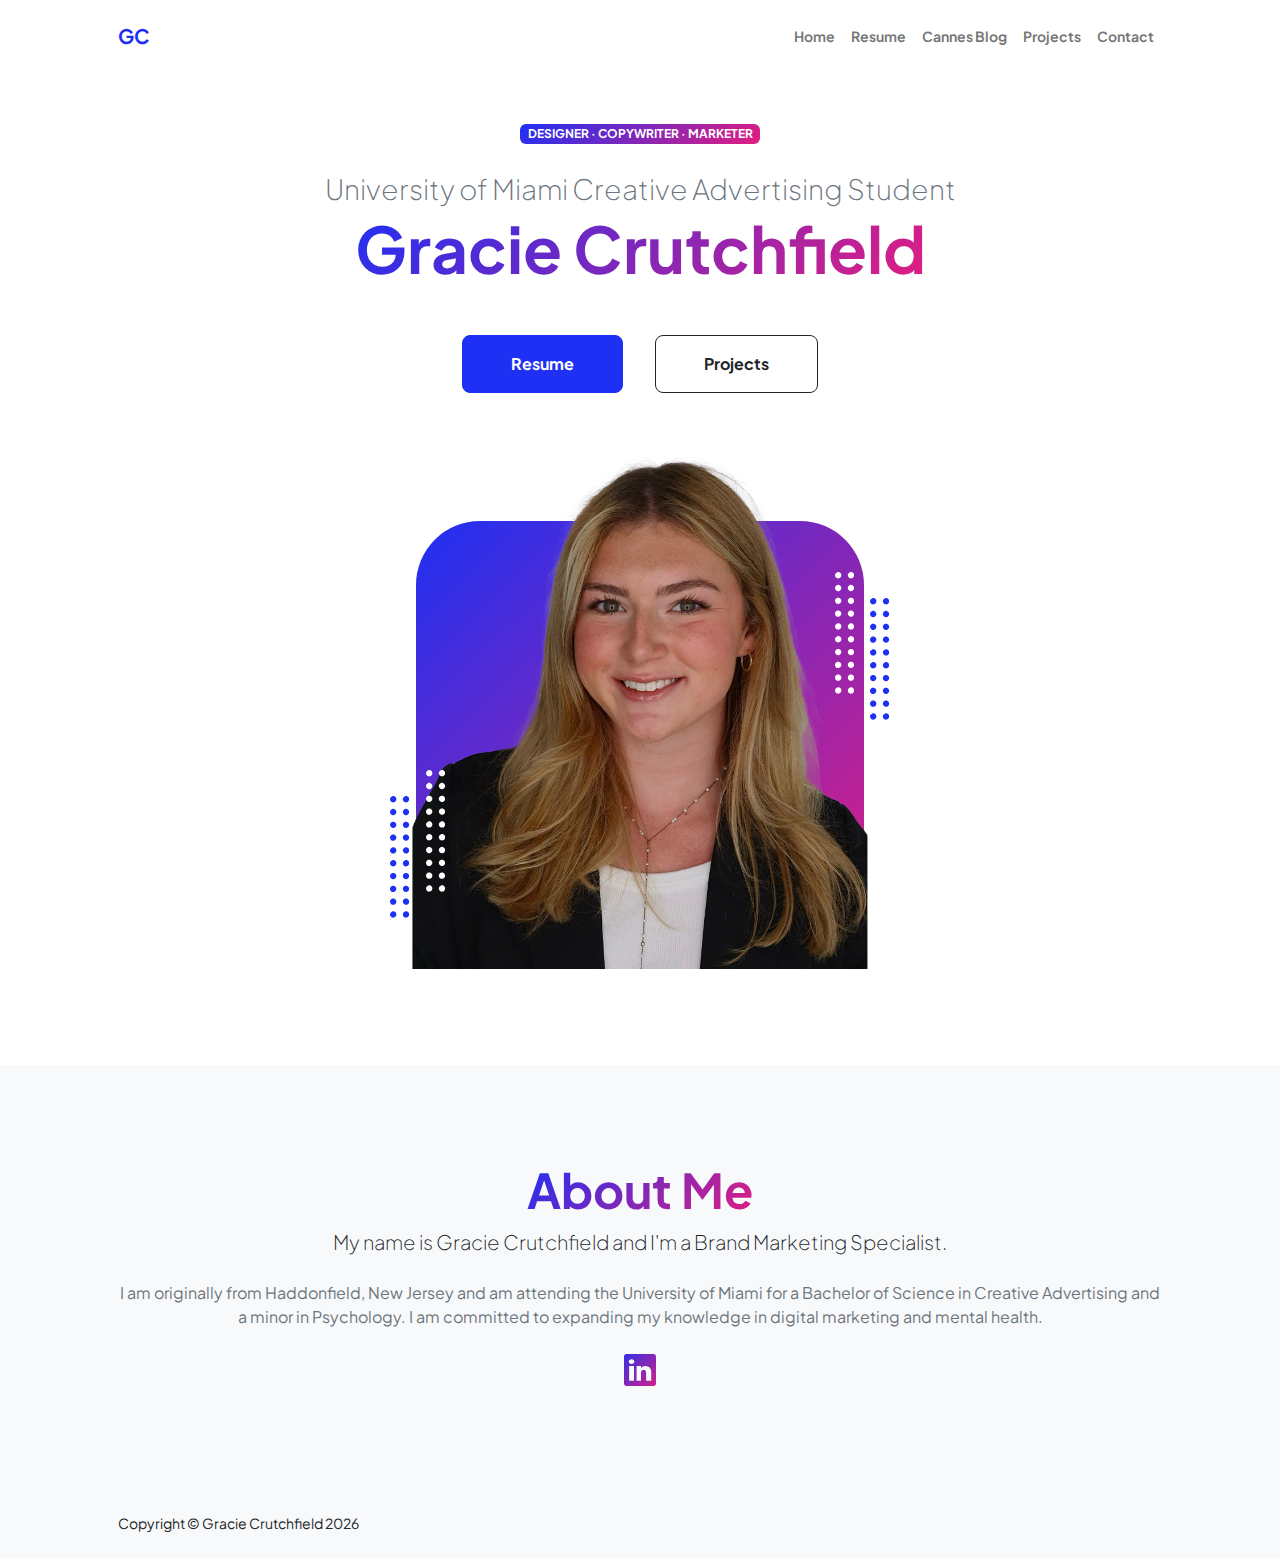
<file: index.html>
<!DOCTYPE html>
<html lang="en">
    <head>
        <meta charset="utf-8" />
        <meta name="viewport" content="width=device-width, initial-scale=1, shrink-to-fit=no" />
        <meta name="description" content="" />
        <meta name="author" content="" />
        <title>Gracie Crutchfield</title>
        <!-- Favicon-->
        <link rel="icon" type="image/x-icon" href="assets/favicon.ico" />
        <!-- Custom Google font-->
        <link rel="preconnect" href="https://fonts.googleapis.com" />
        <link rel="preconnect" href="https://fonts.gstatic.com" crossorigin />
        <link href="https://fonts.googleapis.com/css2?family=Plus+Jakarta+Sans:wght@100;200;300;400;500;600;700;800;900&amp;display=swap" rel="stylesheet" />
        <!-- Bootstrap icons-->
        <link href="https://cdn.jsdelivr.net/npm/bootstrap-icons@1.8.1/font/bootstrap-icons.css" rel="stylesheet" />
        <!-- Core theme CSS (includes Bootstrap)-->
        <link href="css/styles.css" rel="stylesheet" />
    </head>
    <body class="d-flex flex-column h-100">
        <main class="flex-shrink-0">
            <!-- Navigation-->
            <nav class="navbar navbar-expand-lg navbar-light bg-white py-3">
                <div class="container px-5">
                    <a class="navbar-brand" href="index"><span class="fw-bolder text-primary">GC</span></a>
                    <button class="navbar-toggler" type="button" data-bs-toggle="collapse" data-bs-target="#navbarSupportedContent" aria-controls="navbarSupportedContent" aria-expanded="false" aria-label="Toggle navigation"><span class="navbar-toggler-icon"></span></button>
                    <div class="collapse navbar-collapse" id="navbarSupportedContent">
                        <ul class="navbar-nav ms-auto mb-2 mb-lg-0 small fw-bolder">
                            <li class="nav-item"><a class="nav-link" href="index.html">Home</a></li>
                            <li class="nav-item"><a class="nav-link" href="resume.html">Resume</a></li>
                            <li class="nav-item"><a class="nav-link" href="blog.html">Cannes Blog</a></li>
                            <li class="nav-item"><a class="nav-link" href="projects.html">Projects</a></li>
                            <li class="nav-item"><a class="nav-link" href="contact.html">Contact</a></li>
                        
                        </ul>
                    </div>
                </div>
            </nav>
            <!-- Header-->
            <header class="py-5">
                <div class="container px-5 pb-5">
                    <div class="row gx-5 align-items-center">
                        <div class="col-xxl-5">
                            <!-- Header text content-->
                            <div class="text-center text-xxl-start">
                                <div class="badge bg-gradient-primary-to-secondary text-white mb-4"><div class="text-uppercase">Designer &middot; Copywriter &middot; Marketer</div></div>
                                <div class="fs-3 fw-light text-muted">University of Miami Creative Advertising Student</div>
                                <h1 class="display-3 fw-bolder mb-5"><span class="text-gradient d-inline">Gracie Crutchfield</span></h1>
                                <div class="d-grid gap-3 d-sm-flex justify-content-sm-center justify-content-xxl-start mb-3">
                                    <a class="btn btn-primary btn-lg px-5 py-3 me-sm-3 fs-6 fw-bolder" href="resume.html">Resume</a>
                                    <a class="btn btn-outline-dark btn-lg px-5 py-3 fs-6 fw-bolder" href="projects.html">Projects</a>
                                </div>
                            </div>
                        </div>
                        <div class="col-xxl-7">
                            <!-- Header profile picture-->
                            <div class="d-flex justify-content-center mt-5 mt-xxl-0">
                                <div class="profile bg-gradient-primary-to-secondary">
                                    <img class="profile-img" src="assets/profile.png" style="margin-right: 50px;" alt="..." />
                                    <div class="dots-1">
                                        <!-- SVG Dots-->
                                        <svg version="1.1" xmlns="http://www.w3.org/2000/svg" xmlns:xlink="http://www.w3.org/1999/xlink" x="0px" y="0px" viewBox="0 0 191.6 1215.4" style="enable-background: new 0 0 191.6 1215.4" xml:space="preserve">
                                            <g transform="translate(0.000000,1280.000000) scale(0.100000,-0.100000)">
                                                <path d="M227.7,12788.6c-105-35-200-141-222-248c-43-206,163-412,369-369c155,32,275,190,260,339c-11,105-90,213-190,262        C383.7,12801.6,289.7,12808.6,227.7,12788.6z"></path>
                                                <path d="M1507.7,12788.6c-151-50-253-216-222-362c25-119,136-230,254-255c194-41,395,142,375,339c-11,105-90,213-190,262        C1663.7,12801.6,1569.7,12808.6,1507.7,12788.6z"></path>
                                                <path d="M227.7,11508.6c-105-35-200-141-222-248c-43-206,163-412,369-369c155,32,275,190,260,339c-11,105-90,213-190,262        C383.7,11521.6,289.7,11528.6,227.7,11508.6z"></path>
                                                <path d="M1507.7,11508.6c-151-50-253-216-222-362c25-119,136-230,254-255c194-41,395,142,375,339c-11,105-90,213-190,262        C1663.7,11521.6,1569.7,11528.6,1507.7,11508.6z"></path>
                                                <path d="M227.7,10228.6c-105-35-200-141-222-248c-43-206,163-412,369-369c155,32,275,190,260,339c-11,105-90,213-190,262        C383.7,10241.6,289.7,10248.6,227.7,10228.6z"></path>
                                                <path d="M1507.7,10228.6c-105-35-200-141-222-248c-43-206,163-412,369-369c155,32,275,190,260,339c-11,105-90,213-190,262        C1663.7,10241.6,1569.7,10248.6,1507.7,10228.6z"></path>
                                                <path d="M227.7,8948.6c-105-35-200-141-222-248c-43-206,163-412,369-369c155,32,275,190,260,339c-11,105-90,213-190,262        C383.7,8961.6,289.7,8968.6,227.7,8948.6z"></path>
                                                <path d="M1507.7,8948.6c-105-35-200-141-222-248c-43-206,163-412,369-369c155,32,275,190,260,339c-11,105-90,213-190,262        C1663.7,8961.6,1569.7,8968.6,1507.7,8948.6z"></path>
                                                <path d="M227.7,7668.6c-105-35-200-141-222-248c-43-206,163-412,369-369c155,32,275,190,260,339c-11,105-90,213-190,262        C383.7,7681.6,289.7,7688.6,227.7,7668.6z"></path>
                                                <path d="M1507.7,7668.6c-105-35-200-141-222-248c-43-206,163-412,369-369c155,32,275,190,260,339c-11,105-90,213-190,262        C1663.7,7681.6,1569.7,7688.6,1507.7,7668.6z"></path>
                                                <path d="M227.7,6388.6c-105-35-200-141-222-248c-43-206,163-412,369-369c155,32,275,190,260,339c-11,105-90,213-190,262        C383.7,6401.6,289.7,6408.6,227.7,6388.6z"></path>
                                                <path d="M1507.7,6388.6c-105-35-200-141-222-248c-43-206,163-412,369-369c155,32,275,190,260,339c-11,105-90,213-190,262        C1663.7,6401.6,1569.7,6408.6,1507.7,6388.6z"></path>
                                                <path d="M227.7,5108.6c-105-35-200-141-222-248c-43-206,163-412,369-369c155,32,275,190,260,339c-11,105-90,213-190,262        C383.7,5121.6,289.7,5128.6,227.7,5108.6z"></path>
                                                <path d="M1507.7,5108.6c-105-35-200-141-222-248c-43-206,163-412,369-369c155,32,275,190,260,339c-11,105-90,213-190,262        C1663.7,5121.6,1569.7,5128.6,1507.7,5108.6z"></path>
                                                <path d="M227.7,3828.6c-105-35-200-141-222-248c-43-206,163-412,369-369c155,32,275,190,260,339c-11,105-90,213-190,262        C383.7,3841.6,289.7,3848.6,227.7,3828.6z"></path>
                                                <path d="M1507.7,3828.6c-105-35-200-141-222-248c-43-206,163-412,369-369c155,32,275,190,260,339c-11,105-90,213-190,262        C1663.7,3841.6,1569.7,3848.6,1507.7,3828.6z"></path>
                                                <path d="M227.7,2548.6c-105-35-200-141-222-248c-43-206,163-412,369-369c155,32,275,190,260,339c-11,105-90,213-190,262        C383.7,2561.6,289.7,2568.6,227.7,2548.6z"></path>
                                                <path d="M1507.7,2548.6c-105-35-200-141-222-248c-43-206,163-412,369-369c155,32,275,190,260,339c-11,105-90,213-190,262        C1663.7,2561.6,1569.7,2568.6,1507.7,2548.6z"></path>
                                                <path d="M227.7,1268.6c-105-35-200-141-222-248c-43-206,163-412,369-369c155,32,275,190,260,339c-11,105-90,213-190,262        C383.7,1281.6,289.7,1288.6,227.7,1268.6z"></path>
                                                <path d="M1507.7,1268.6c-105-35-200-141-222-248c-43-206,163-412,369-369c155,32,275,190,260,339c-11,105-90,213-190,262        C1663.7,1281.6,1569.7,1288.6,1507.7,1268.6z"></path>
                                            </g>
                                        </svg>
                                        <!-- END of SVG dots-->
                                    </div>
                                    <div class="dots-2">
                                        <!-- SVG Dots-->
                                        <svg version="1.1" xmlns="http://www.w3.org/2000/svg" xmlns:xlink="http://www.w3.org/1999/xlink" x="0px" y="0px" viewBox="0 0 191.6 1215.4" style="enable-background: new 0 0 191.6 1215.4" xml:space="preserve">
                                            <g transform="translate(0.000000,1280.000000) scale(0.100000,-0.100000)">
                                                <path d="M227.7,12788.6c-105-35-200-141-222-248c-43-206,163-412,369-369c155,32,275,190,260,339c-11,105-90,213-190,262        C383.7,12801.6,289.7,12808.6,227.7,12788.6z"></path>
                                                <path d="M1507.7,12788.6c-151-50-253-216-222-362c25-119,136-230,254-255c194-41,395,142,375,339c-11,105-90,213-190,262        C1663.7,12801.6,1569.7,12808.6,1507.7,12788.6z"></path>
                                                <path d="M227.7,11508.6c-105-35-200-141-222-248c-43-206,163-412,369-369c155,32,275,190,260,339c-11,105-90,213-190,262        C383.7,11521.6,289.7,11528.6,227.7,11508.6z"></path>
                                                <path d="M1507.7,11508.6c-151-50-253-216-222-362c25-119,136-230,254-255c194-41,395,142,375,339c-11,105-90,213-190,262        C1663.7,11521.6,1569.7,11528.6,1507.7,11508.6z"></path>
                                                <path d="M227.7,10228.6c-105-35-200-141-222-248c-43-206,163-412,369-369c155,32,275,190,260,339c-11,105-90,213-190,262        C383.7,10241.6,289.7,10248.6,227.7,10228.6z"></path>
                                                <path d="M1507.7,10228.6c-105-35-200-141-222-248c-43-206,163-412,369-369c155,32,275,190,260,339c-11,105-90,213-190,262        C1663.7,10241.6,1569.7,10248.6,1507.7,10228.6z"></path>
                                                <path d="M227.7,8948.6c-105-35-200-141-222-248c-43-206,163-412,369-369c155,32,275,190,260,339c-11,105-90,213-190,262        C383.7,8961.6,289.7,8968.6,227.7,8948.6z"></path>
                                                <path d="M1507.7,8948.6c-105-35-200-141-222-248c-43-206,163-412,369-369c155,32,275,190,260,339c-11,105-90,213-190,262        C1663.7,8961.6,1569.7,8968.6,1507.7,8948.6z"></path>
                                                <path d="M227.7,7668.6c-105-35-200-141-222-248c-43-206,163-412,369-369c155,32,275,190,260,339c-11,105-90,213-190,262        C383.7,7681.6,289.7,7688.6,227.7,7668.6z"></path>
                                                <path d="M1507.7,7668.6c-105-35-200-141-222-248c-43-206,163-412,369-369c155,32,275,190,260,339c-11,105-90,213-190,262        C1663.7,7681.6,1569.7,7688.6,1507.7,7668.6z"></path>
                                                <path d="M227.7,6388.6c-105-35-200-141-222-248c-43-206,163-412,369-369c155,32,275,190,260,339c-11,105-90,213-190,262        C383.7,6401.6,289.7,6408.6,227.7,6388.6z"></path>
                                                <path d="M1507.7,6388.6c-105-35-200-141-222-248c-43-206,163-412,369-369c155,32,275,190,260,339c-11,105-90,213-190,262        C1663.7,6401.6,1569.7,6408.6,1507.7,6388.6z"></path>
                                                <path d="M227.7,5108.6c-105-35-200-141-222-248c-43-206,163-412,369-369c155,32,275,190,260,339c-11,105-90,213-190,262        C383.7,5121.6,289.7,5128.6,227.7,5108.6z"></path>
                                                <path d="M1507.7,5108.6c-105-35-200-141-222-248c-43-206,163-412,369-369c155,32,275,190,260,339c-11,105-90,213-190,262        C1663.7,5121.6,1569.7,5128.6,1507.7,5108.6z"></path>
                                                <path d="M227.7,3828.6c-105-35-200-141-222-248c-43-206,163-412,369-369c155,32,275,190,260,339c-11,105-90,213-190,262        C383.7,3841.6,289.7,3848.6,227.7,3828.6z"></path>
                                                <path d="M1507.7,3828.6c-105-35-200-141-222-248c-43-206,163-412,369-369c155,32,275,190,260,339c-11,105-90,213-190,262        C1663.7,3841.6,1569.7,3848.6,1507.7,3828.6z"></path>
                                                <path d="M227.7,2548.6c-105-35-200-141-222-248c-43-206,163-412,369-369c155,32,275,190,260,339c-11,105-90,213-190,262        C383.7,2561.6,289.7,2568.6,227.7,2548.6z"></path>
                                                <path d="M1507.7,2548.6c-105-35-200-141-222-248c-43-206,163-412,369-369c155,32,275,190,260,339c-11,105-90,213-190,262        C1663.7,2561.6,1569.7,2568.6,1507.7,2548.6z"></path>
                                                <path d="M227.7,1268.6c-105-35-200-141-222-248c-43-206,163-412,369-369c155,32,275,190,260,339c-11,105-90,213-190,262        C383.7,1281.6,289.7,1288.6,227.7,1268.6z"></path>
                                                <path d="M1507.7,1268.6c-105-35-200-141-222-248c-43-206,163-412,369-369c155,32,275,190,260,339c-11,105-90,213-190,262        C1663.7,1281.6,1569.7,1288.6,1507.7,1268.6z"></path>
                                            </g>
                                        </svg>
                                        <!-- END of SVG dots-->
                                    </div>
                                    <div class="dots-3">
                                        <!-- SVG Dots-->
                                        <svg version="1.1" xmlns="http://www.w3.org/2000/svg" xmlns:xlink="http://www.w3.org/1999/xlink" x="0px" y="0px" viewBox="0 0 191.6 1215.4" style="enable-background: new 0 0 191.6 1215.4" xml:space="preserve">
                                            <g transform="translate(0.000000,1280.000000) scale(0.100000,-0.100000)">
                                                <path d="M227.7,12788.6c-105-35-200-141-222-248c-43-206,163-412,369-369c155,32,275,190,260,339c-11,105-90,213-190,262        C383.7,12801.6,289.7,12808.6,227.7,12788.6z"></path>
                                                <path d="M1507.7,12788.6c-151-50-253-216-222-362c25-119,136-230,254-255c194-41,395,142,375,339c-11,105-90,213-190,262        C1663.7,12801.6,1569.7,12808.6,1507.7,12788.6z"></path>
                                                <path d="M227.7,11508.6c-105-35-200-141-222-248c-43-206,163-412,369-369c155,32,275,190,260,339c-11,105-90,213-190,262        C383.7,11521.6,289.7,11528.6,227.7,11508.6z"></path>
                                                <path d="M1507.7,11508.6c-151-50-253-216-222-362c25-119,136-230,254-255c194-41,395,142,375,339c-11,105-90,213-190,262        C1663.7,11521.6,1569.7,11528.6,1507.7,11508.6z"></path>
                                                <path d="M227.7,10228.6c-105-35-200-141-222-248c-43-206,163-412,369-369c155,32,275,190,260,339c-11,105-90,213-190,262        C383.7,10241.6,289.7,10248.6,227.7,10228.6z"></path>
                                                <path d="M1507.7,10228.6c-105-35-200-141-222-248c-43-206,163-412,369-369c155,32,275,190,260,339c-11,105-90,213-190,262        C1663.7,10241.6,1569.7,10248.6,1507.7,10228.6z"></path>
                                                <path d="M227.7,8948.6c-105-35-200-141-222-248c-43-206,163-412,369-369c155,32,275,190,260,339c-11,105-90,213-190,262        C383.7,8961.6,289.7,8968.6,227.7,8948.6z"></path>
                                                <path d="M1507.7,8948.6c-105-35-200-141-222-248c-43-206,163-412,369-369c155,32,275,190,260,339c-11,105-90,213-190,262        C1663.7,8961.6,1569.7,8968.6,1507.7,8948.6z"></path>
                                                <path d="M227.7,7668.6c-105-35-200-141-222-248c-43-206,163-412,369-369c155,32,275,190,260,339c-11,105-90,213-190,262        C383.7,7681.6,289.7,7688.6,227.7,7668.6z"></path>
                                                <path d="M1507.7,7668.6c-105-35-200-141-222-248c-43-206,163-412,369-369c155,32,275,190,260,339c-11,105-90,213-190,262        C1663.7,7681.6,1569.7,7688.6,1507.7,7668.6z"></path>
                                                <path d="M227.7,6388.6c-105-35-200-141-222-248c-43-206,163-412,369-369c155,32,275,190,260,339c-11,105-90,213-190,262        C383.7,6401.6,289.7,6408.6,227.7,6388.6z"></path>
                                                <path d="M1507.7,6388.6c-105-35-200-141-222-248c-43-206,163-412,369-369c155,32,275,190,260,339c-11,105-90,213-190,262        C1663.7,6401.6,1569.7,6408.6,1507.7,6388.6z"></path>
                                                <path d="M227.7,5108.6c-105-35-200-141-222-248c-43-206,163-412,369-369c155,32,275,190,260,339c-11,105-90,213-190,262        C383.7,5121.6,289.7,5128.6,227.7,5108.6z"></path>
                                                <path d="M1507.7,5108.6c-105-35-200-141-222-248c-43-206,163-412,369-369c155,32,275,190,260,339c-11,105-90,213-190,262        C1663.7,5121.6,1569.7,5128.6,1507.7,5108.6z"></path>
                                                <path d="M227.7,3828.6c-105-35-200-141-222-248c-43-206,163-412,369-369c155,32,275,190,260,339c-11,105-90,213-190,262        C383.7,3841.6,289.7,3848.6,227.7,3828.6z"></path>
                                                <path d="M1507.7,3828.6c-105-35-200-141-222-248c-43-206,163-412,369-369c155,32,275,190,260,339c-11,105-90,213-190,262        C1663.7,3841.6,1569.7,3848.6,1507.7,3828.6z"></path>
                                                <path d="M227.7,2548.6c-105-35-200-141-222-248c-43-206,163-412,369-369c155,32,275,190,260,339c-11,105-90,213-190,262        C383.7,2561.6,289.7,2568.6,227.7,2548.6z"></path>
                                                <path d="M1507.7,2548.6c-105-35-200-141-222-248c-43-206,163-412,369-369c155,32,275,190,260,339c-11,105-90,213-190,262        C1663.7,2561.6,1569.7,2568.6,1507.7,2548.6z"></path>
                                                <path d="M227.7,1268.6c-105-35-200-141-222-248c-43-206,163-412,369-369c155,32,275,190,260,339c-11,105-90,213-190,262        C383.7,1281.6,289.7,1288.6,227.7,1268.6z"></path>
                                                <path d="M1507.7,1268.6c-105-35-200-141-222-248c-43-206,163-412,369-369c155,32,275,190,260,339c-11,105-90,213-190,262        C1663.7,1281.6,1569.7,1288.6,1507.7,1268.6z"></path>
                                            </g>
                                        </svg>
                                        <!-- END of SVG dots-->
                                    </div>
                                    <div class="dots-4">
                                        <!-- SVG Dots-->
                                        <svg version="1.1" xmlns="http://www.w3.org/2000/svg" xmlns:xlink="http://www.w3.org/1999/xlink" x="0px" y="0px" viewBox="0 0 191.6 1215.4" style="enable-background: new 0 0 191.6 1215.4" xml:space="preserve">
                                            <g transform="translate(0.000000,1280.000000) scale(0.100000,-0.100000)">
                                                <path d="M227.7,12788.6c-105-35-200-141-222-248c-43-206,163-412,369-369c155,32,275,190,260,339c-11,105-90,213-190,262        C383.7,12801.6,289.7,12808.6,227.7,12788.6z"></path>
                                                <path d="M1507.7,12788.6c-151-50-253-216-222-362c25-119,136-230,254-255c194-41,395,142,375,339c-11,105-90,213-190,262        C1663.7,12801.6,1569.7,12808.6,1507.7,12788.6z"></path>
                                                <path d="M227.7,11508.6c-105-35-200-141-222-248c-43-206,163-412,369-369c155,32,275,190,260,339c-11,105-90,213-190,262        C383.7,11521.6,289.7,11528.6,227.7,11508.6z"></path>
                                                <path d="M1507.7,11508.6c-151-50-253-216-222-362c25-119,136-230,254-255c194-41,395,142,375,339c-11,105-90,213-190,262        C1663.7,11521.6,1569.7,11528.6,1507.7,11508.6z"></path>
                                                <path d="M227.7,10228.6c-105-35-200-141-222-248c-43-206,163-412,369-369c155,32,275,190,260,339c-11,105-90,213-190,262        C383.7,10241.6,289.7,10248.6,227.7,10228.6z"></path>
                                                <path d="M1507.7,10228.6c-105-35-200-141-222-248c-43-206,163-412,369-369c155,32,275,190,260,339c-11,105-90,213-190,262        C1663.7,10241.6,1569.7,10248.6,1507.7,10228.6z"></path>
                                                <path d="M227.7,8948.6c-105-35-200-141-222-248c-43-206,163-412,369-369c155,32,275,190,260,339c-11,105-90,213-190,262        C383.7,8961.6,289.7,8968.6,227.7,8948.6z"></path>
                                                <path d="M1507.7,8948.6c-105-35-200-141-222-248c-43-206,163-412,369-369c155,32,275,190,260,339c-11,105-90,213-190,262        C1663.7,8961.6,1569.7,8968.6,1507.7,8948.6z"></path>
                                                <path d="M227.7,7668.6c-105-35-200-141-222-248c-43-206,163-412,369-369c155,32,275,190,260,339c-11,105-90,213-190,262        C383.7,7681.6,289.7,7688.6,227.7,7668.6z"></path>
                                                <path d="M1507.7,7668.6c-105-35-200-141-222-248c-43-206,163-412,369-369c155,32,275,190,260,339c-11,105-90,213-190,262        C1663.7,7681.6,1569.7,7688.6,1507.7,7668.6z"></path>
                                                <path d="M227.7,6388.6c-105-35-200-141-222-248c-43-206,163-412,369-369c155,32,275,190,260,339c-11,105-90,213-190,262        C383.7,6401.6,289.7,6408.6,227.7,6388.6z"></path>
                                                <path d="M1507.7,6388.6c-105-35-200-141-222-248c-43-206,163-412,369-369c155,32,275,190,260,339c-11,105-90,213-190,262        C1663.7,6401.6,1569.7,6408.6,1507.7,6388.6z"></path>
                                                <path d="M227.7,5108.6c-105-35-200-141-222-248c-43-206,163-412,369-369c155,32,275,190,260,339c-11,105-90,213-190,262        C383.7,5121.6,289.7,5128.6,227.7,5108.6z"></path>
                                                <path d="M1507.7,5108.6c-105-35-200-141-222-248c-43-206,163-412,369-369c155,32,275,190,260,339c-11,105-90,213-190,262        C1663.7,5121.6,1569.7,5128.6,1507.7,5108.6z"></path>
                                                <path d="M227.7,3828.6c-105-35-200-141-222-248c-43-206,163-412,369-369c155,32,275,190,260,339c-11,105-90,213-190,262        C383.7,3841.6,289.7,3848.6,227.7,3828.6z"></path>
                                                <path d="M1507.7,3828.6c-105-35-200-141-222-248c-43-206,163-412,369-369c155,32,275,190,260,339c-11,105-90,213-190,262        C1663.7,3841.6,1569.7,3848.6,1507.7,3828.6z"></path>
                                                <path d="M227.7,2548.6c-105-35-200-141-222-248c-43-206,163-412,369-369c155,32,275,190,260,339c-11,105-90,213-190,262        C383.7,2561.6,289.7,2568.6,227.7,2548.6z"></path>
                                                <path d="M1507.7,2548.6c-105-35-200-141-222-248c-43-206,163-412,369-369c155,32,275,190,260,339c-11,105-90,213-190,262        C1663.7,2561.6,1569.7,2568.6,1507.7,2548.6z"></path>
                                                <path d="M227.7,1268.6c-105-35-200-141-222-248c-43-206,163-412,369-369c155,32,275,190,260,339c-11,105-90,213-190,262        C383.7,1281.6,289.7,1288.6,227.7,1268.6z"></path>
                                                <path d="M1507.7,1268.6c-105-35-200-141-222-248c-43-206,163-412,369-369c155,32,275,190,260,339c-11,105-90,213-190,262        C1663.7,1281.6,1569.7,1288.6,1507.7,1268.6z"></path>
                                            </g>
                                        </svg>
                                        <!-- END of SVG dots-->
                                    </div>
                                </div>
                            </div>
                        </div>
                    </div>
                </div>
            </header>
            <!-- About Section-->
            <section class="bg-light py-5">
                <div class="container px-5">
                    <div class="row gx-5 justify-content-center">
                        <div class="col-xxl-8">
                            <div class="text-center my-5">
                                <h2 class="display-5 fw-bolder"><span class="text-gradient d-inline">About Me</span></h2>
                                <p class="lead fw-light mb-4">My name is Gracie Crutchfield and I'm a Brand Marketing Specialist.</p>
                                <p class="text-muted">I am originally from Haddonfield, New Jersey and am attending the University of Miami for a Bachelor of Science in Creative Advertising and a minor in Psychology. I am committed to expanding my knowledge in digital marketing and mental health.</p>
                                <div class="d-flex justify-content-center fs-2 gap-4">
                                    <a class="text-gradient" target="_blank" href="https://www.linkedin.com/in/graciecrutchfield/"><i class="bi bi-linkedin"></i></a>
                                    
                                </div>
                            </div>
                        </div>
                    </div>
                </div>
            </section>
        </main>
        <!-- Footer-->
        <footer class="bg-light py-4 mt-auto">
            <div class="container px-5 bg-light">
                <div class="row align-items-center justify-content-between flex-column flex-sm-row">
                    <div class="col-auto"><div class="small m-0" id="copyright"></div></div>
                    <script>
                        var currentYear = new Date().getFullYear();
                        document.getElementById("copyright").innerHTML = "Copyright &copy; Gracie Crutchfield " + currentYear;
                    </script>
                </div>
            </div>
        </footer>
        <!-- Bootstrap core JS-->
        <script src="https://cdn.jsdelivr.net/npm/bootstrap@5.2.3/dist/js/bootstrap.bundle.min.js"></script>
        <!-- Core theme JS-->
        <script src="js/scripts.js"></script>
    </body>
</html>
</file>
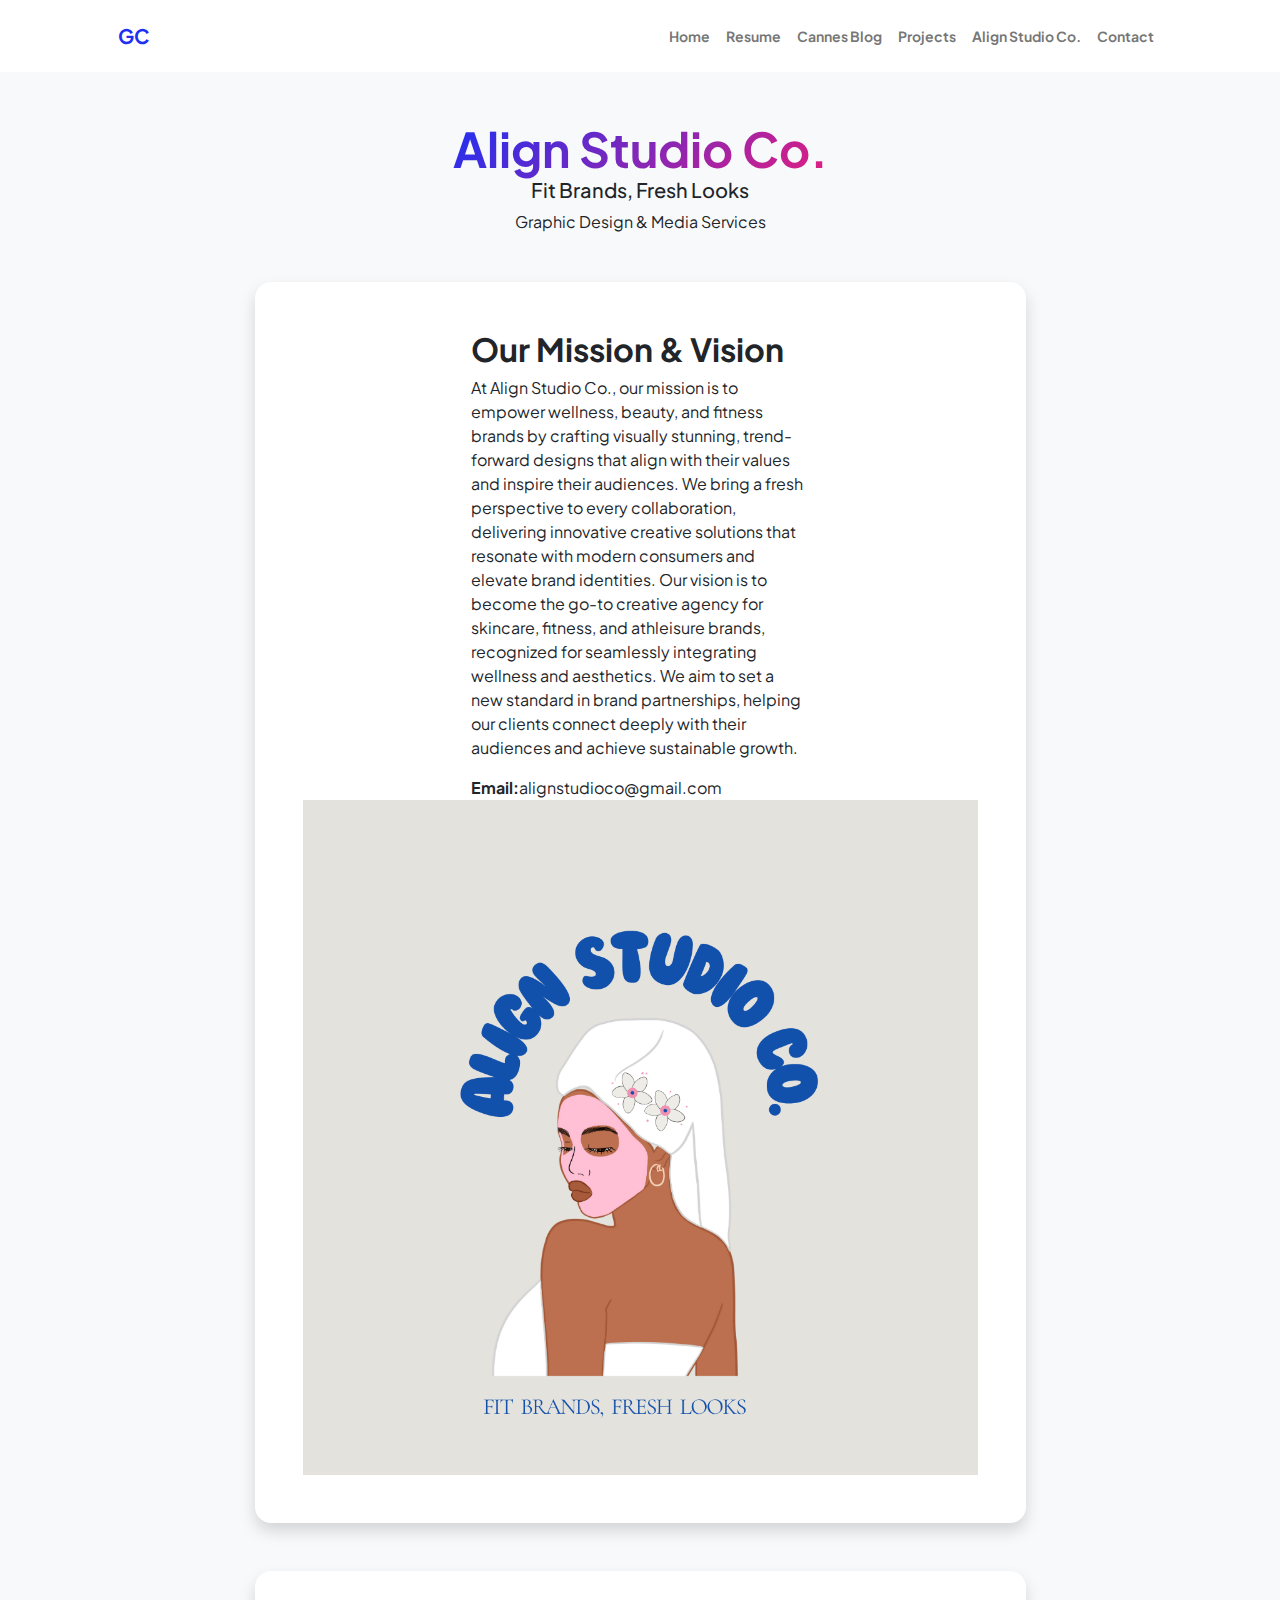
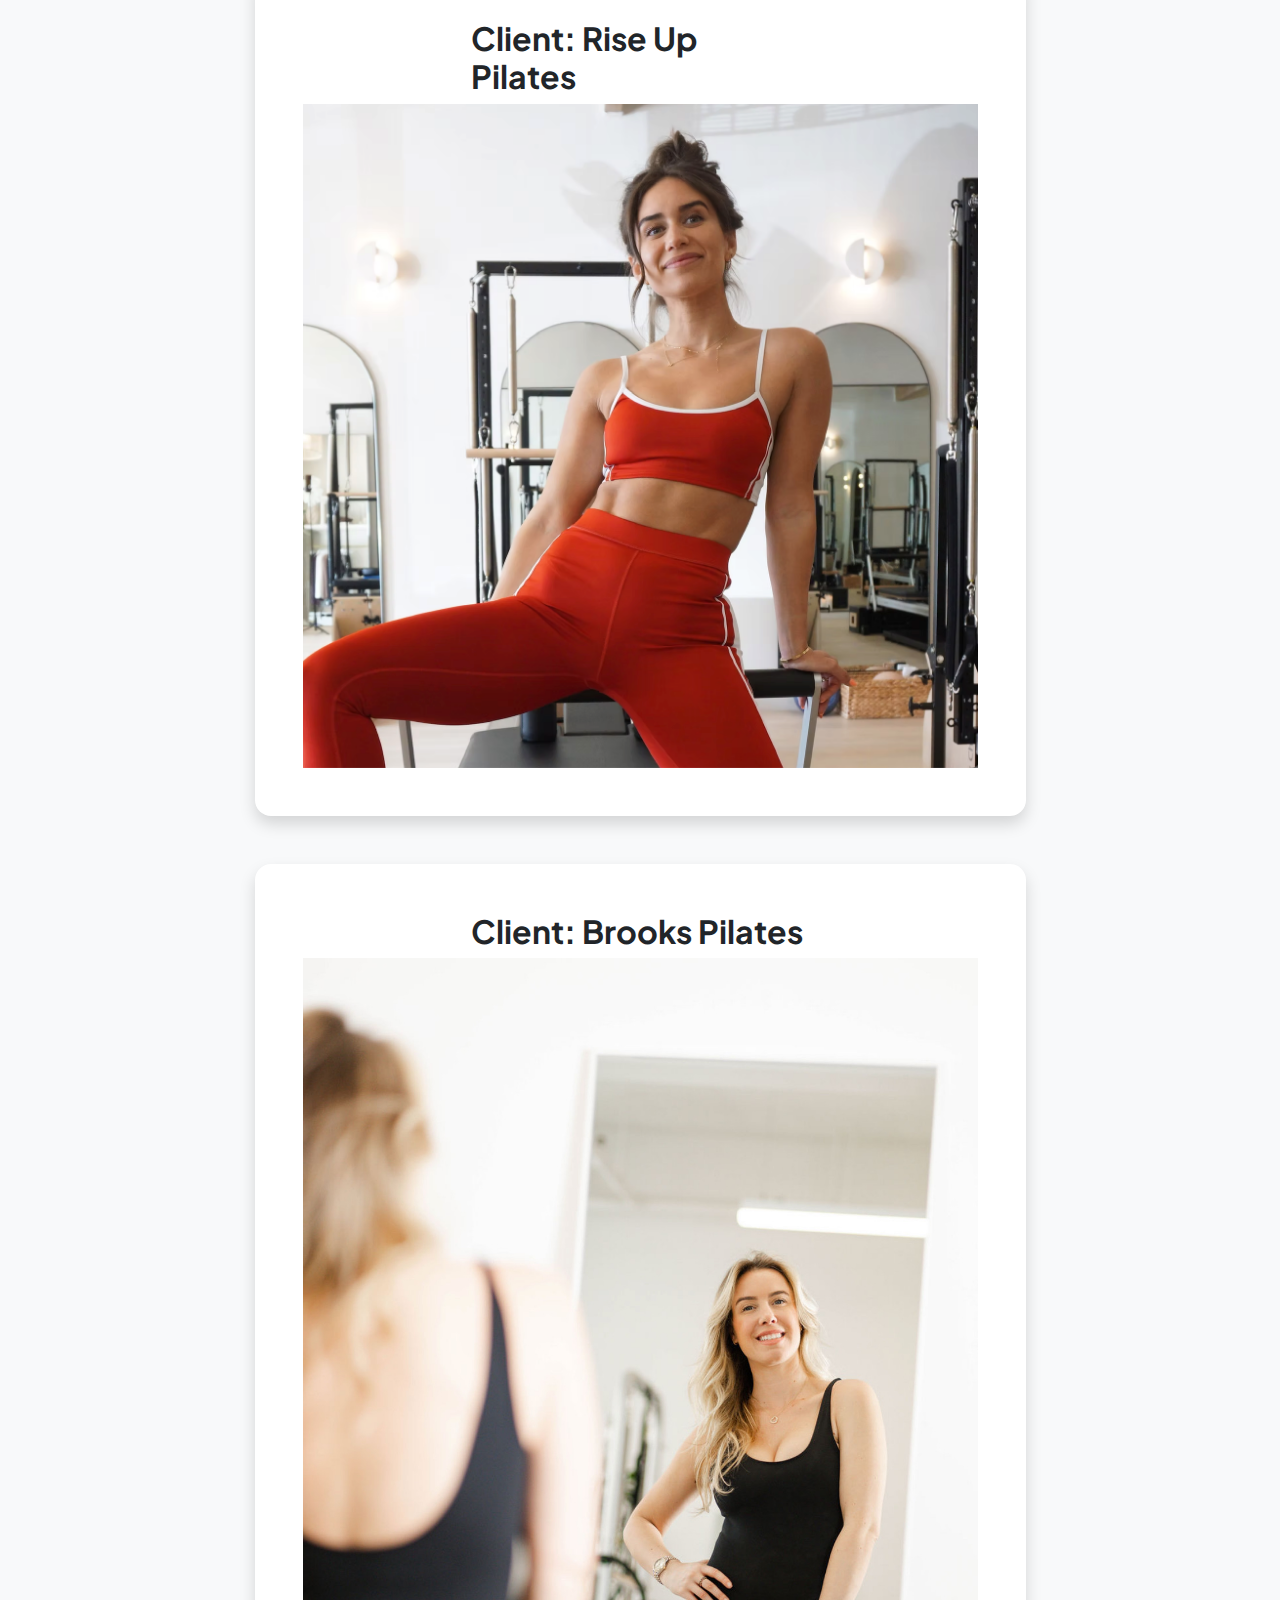
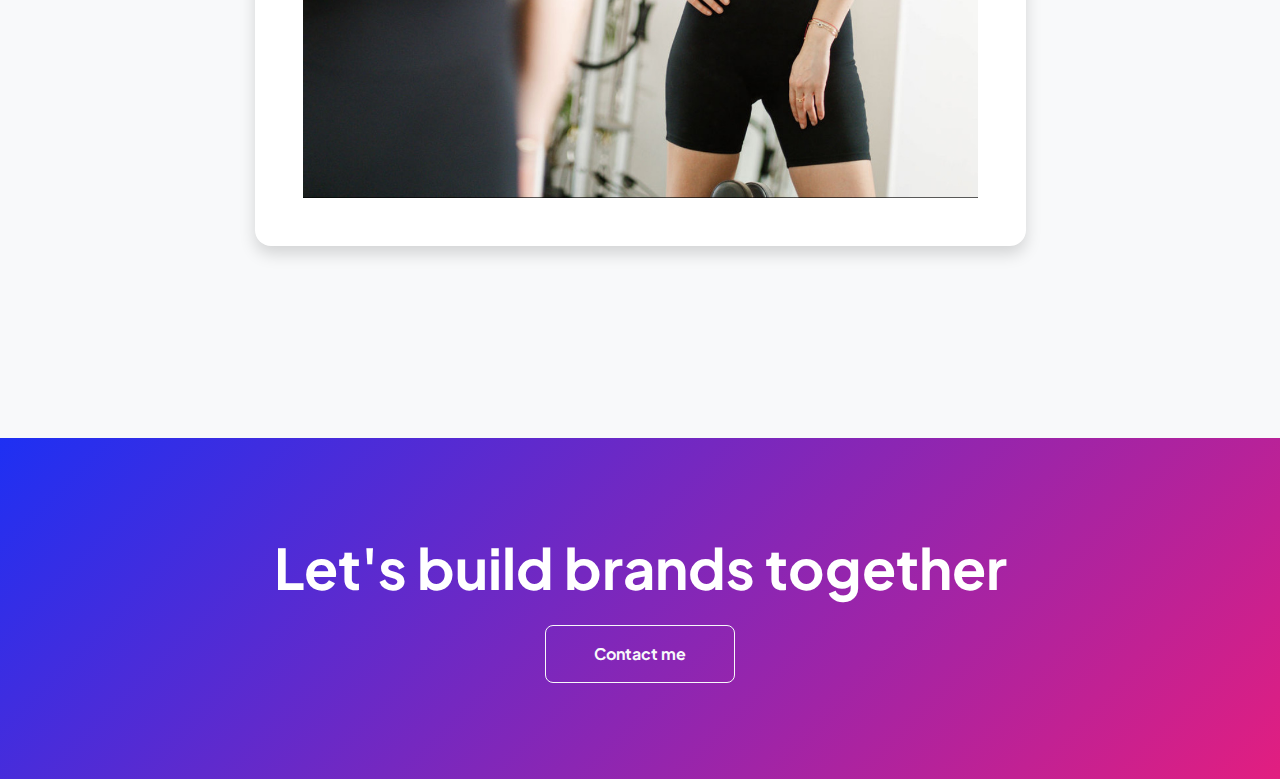
<file: alignstudioco.html>
<!DOCTYPE html>
<html lang="en">
    <head>
        <meta charset="utf-8" />
        <meta name="viewport" content="width=device-width, initial-scale=1, shrink-to-fit=no" />
        <meta name="description" content="" />
        <meta name="author" content="" />
        <title>Gracie Crutchfield</title>
        <!-- Favicon-->
        <link rel="icon" type="image/x-icon" href="assets/favicon.ico" />
        <!-- Custom Google font-->
        <link rel="preconnect" href="https://fonts.googleapis.com" />
        <link rel="preconnect" href="https://fonts.gstatic.com" crossorigin />
        <link href="https://fonts.googleapis.com/css2?family=Plus+Jakarta+Sans:wght@100;200;300;400;500;600;700;800;900&amp;display=swap" rel="stylesheet" />
        <!-- Bootstrap icons-->
        <link href="https://cdn.jsdelivr.net/npm/bootstrap-icons@1.8.1/font/bootstrap-icons.css" rel="stylesheet" />
        <!-- Core theme CSS (includes Bootstrap)-->
        <link href="css/styles.css" rel="stylesheet" />
    </head>
    <body class="d-flex flex-column h-100 bg-light">
        <main class="flex-shrink-0">
            <!-- Navigation-->
            <nav class="navbar navbar-expand-lg navbar-light bg-white py-3">
                <div class="container px-5">
                    <a class="navbar-brand" href="index"><span class="fw-bolder text-primary">GC</span></a>
                    <button class="navbar-toggler" type="button" data-bs-toggle="collapse" data-bs-target="#navbarSupportedContent" aria-controls="navbarSupportedContent" aria-expanded="false" aria-label="Toggle navigation"><span class="navbar-toggler-icon"></span></button>
                    <div class="collapse navbar-collapse" id="navbarSupportedContent">
                        <ul class="navbar-nav ms-auto mb-2 mb-lg-0 small fw-bolder">
                            <li class="nav-item"><a class="nav-link" href="index.html">Home</a></li>
                            <li class="nav-item"><a class="nav-link" href="resume.html">Resume</a></li>
                            <li class="nav-item"><a class="nav-link" href="blog.html">Cannes Blog</a></li>
                            <li class="nav-item"><a class="nav-link" href="projects.html">Projects</a></li>
                            <li class="nav-item"><a class="nav-link" href="alignstudioco.html">Align Studio Co.</a></li>
                            <li class="nav-item"><a class="nav-link" href="contact.html">Contact</a></li>
                        </ul>
                    </div>
                </div>
            </nav>
            <section class="py-5">
                <div class="container px-5 mb-5">
                    <div class="text-center mb-5">
                        <h1 class="display-5 fw-bolder mb-0"><span class="text-gradient d-inline">Align Studio Co.</span></h1>
                        <h5>Fit Brands, Fresh Looks</h5>
                        <h8>Graphic Design & Media Services</h8>
                    </div>
                    <div class="row gx-5 justify-content-center">
                        <div class="col-lg-11 col-xl-9 col-xxl-8">
                            <div class="card overflow-hidden shadow rounded-4 border-0 mb-5">
                                <div class="card-body p-5 d-flex flex-wrap justify-content-center align-items-center">
                                    <div class="col-md-6">
                                        <h2 class="fw-bolder">Our Mission & Vision</h2>
                                        <p>At Align Studio Co., our mission is to empower wellness, beauty, and fitness brands by crafting visually stunning, trend-forward designs that align with their values and inspire their audiences. We bring a fresh perspective to every collaboration, delivering innovative creative solutions that resonate with modern consumers and elevate brand identities. Our vision is to become the go-to creative agency for skincare, fitness, and athleisure brands, recognized for seamlessly integrating wellness and aesthetics. We aim to set a new standard in brand partnerships, helping our clients connect deeply with their audiences and achieve sustainable growth.<p>
                                            
                                        </p><b>Email:</b>alignstudioco@gmail.com
                                    </div>
                                    <img class="img-fluid mx-auto" src="/assets/Project Images/alignlogo.png" alt="..." />
                                </div>
                            </div>
                            <div class="card overflow-hidden shadow rounded-4 border-0 mb-5">
                                <div class="card-body p-5 d-flex flex-wrap justify-content-center align-items-center">
                                    <div class="col-md-6">
                                        <h2 class="fw-bolder">Client: Rise Up Pilates</h2>

                                    </div>
                                    <img class="img-fluid mx-auto" src="/assets/Project Images/Rise Up Founder.png" alt="" />
                                </div>
                            </div>
                            <div class="card overflow-hidden shadow rounded-4 border-0 mb-5">
                                <div class="card-body p-5 d-flex flex-wrap justify-content-center align-items-center">
                                    <div class="col-md-6">
                                        <h2 class="fw-bolder">Client: Brooks Pilates</h2>
                                    </div>
                                    <img class="img-fluid mx-auto" src="/assets/Project Images/Brooks Founder.jpg" alt="..." />
                                </div>
                            </div>
                            </div>
                        <div class="card overflow-hidden shadow rounded-4 border-0 mb-5">
   
                          
                            </div>
                        </div>
                    </div>
                </div>
                
            </section>
            <!-- Call to action section-->
            <section class="py-5 bg-gradient-primary-to-secondary text-white">
                <div class="container px-5 my-5">
                    <div class="text-center">
                        <h2 class="display-4 fw-bolder mb-4">Let's build brands together</h2>
                        <a class="btn btn-outline-light btn-lg px-5 py-3 fs-6 fw-bolder" href="contact.html">Contact me</a>
                    </div>
                </div>
                
            </section>
        </main>
        <!-- Footer-->
        <!-- <footer class="bg-gradient-primary-to-secondary py-4 mt-auto">
            <div class="container px-5 bg-gradient-primary-to-secondary">
                <div class="row align-items-center justify-content-between flex-column flex-sm-row">
                    <div class="col-auto"><div class="small m-0" id="copyright"></div></div>
                    <script>
                        var currentYear = new Date().getFullYear();
                        document.getElementById("copyright").innerHTML = "Copyright &copy; Gracie Crutchfield " + currentYear;
                    </script>
                </div>
            </div>
        </footer> -->
        <!-- Bootstrap core JS-->
        <script src="https://cdn.jsdelivr.net/npm/bootstrap@5.2.3/dist/js/bootstrap.bundle.min.js"></script>
        <!-- Core theme JS-->
        <script src="js/scripts.js"></script>
    </body>
</html>
</file>
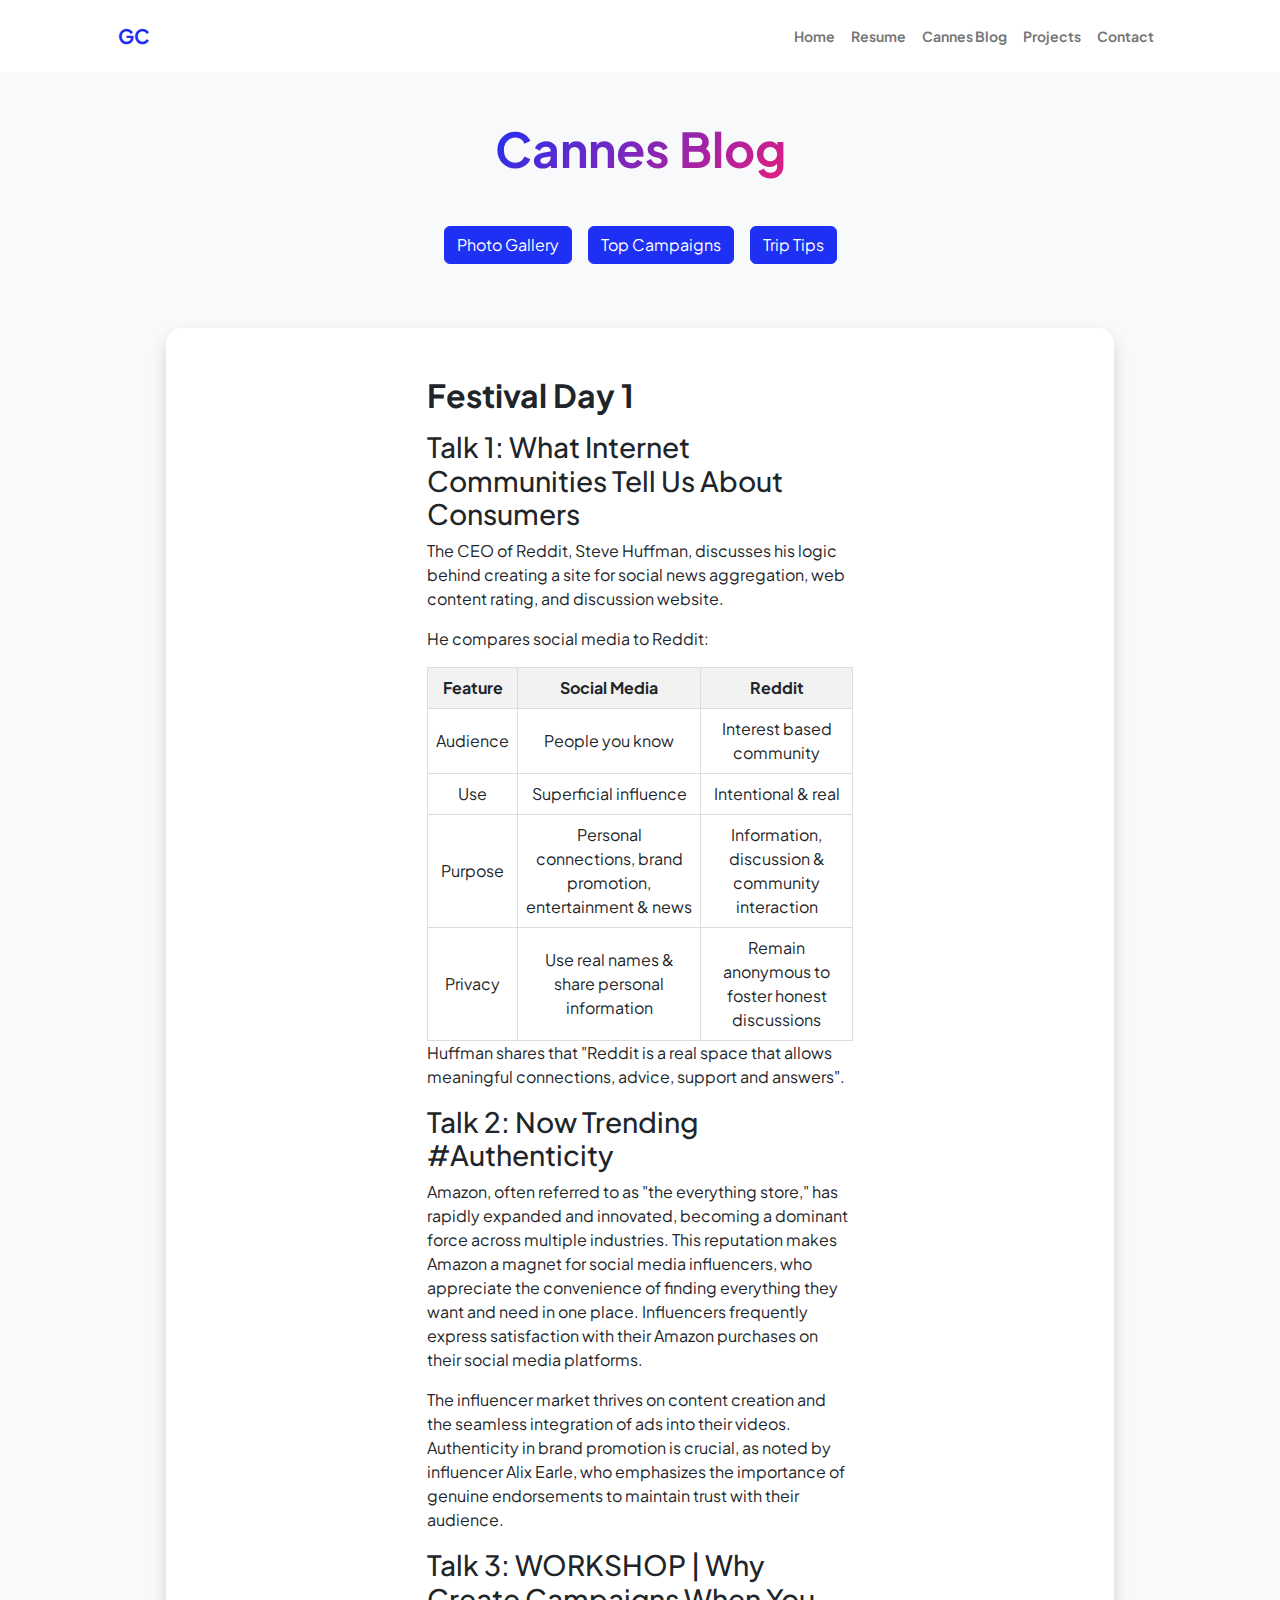
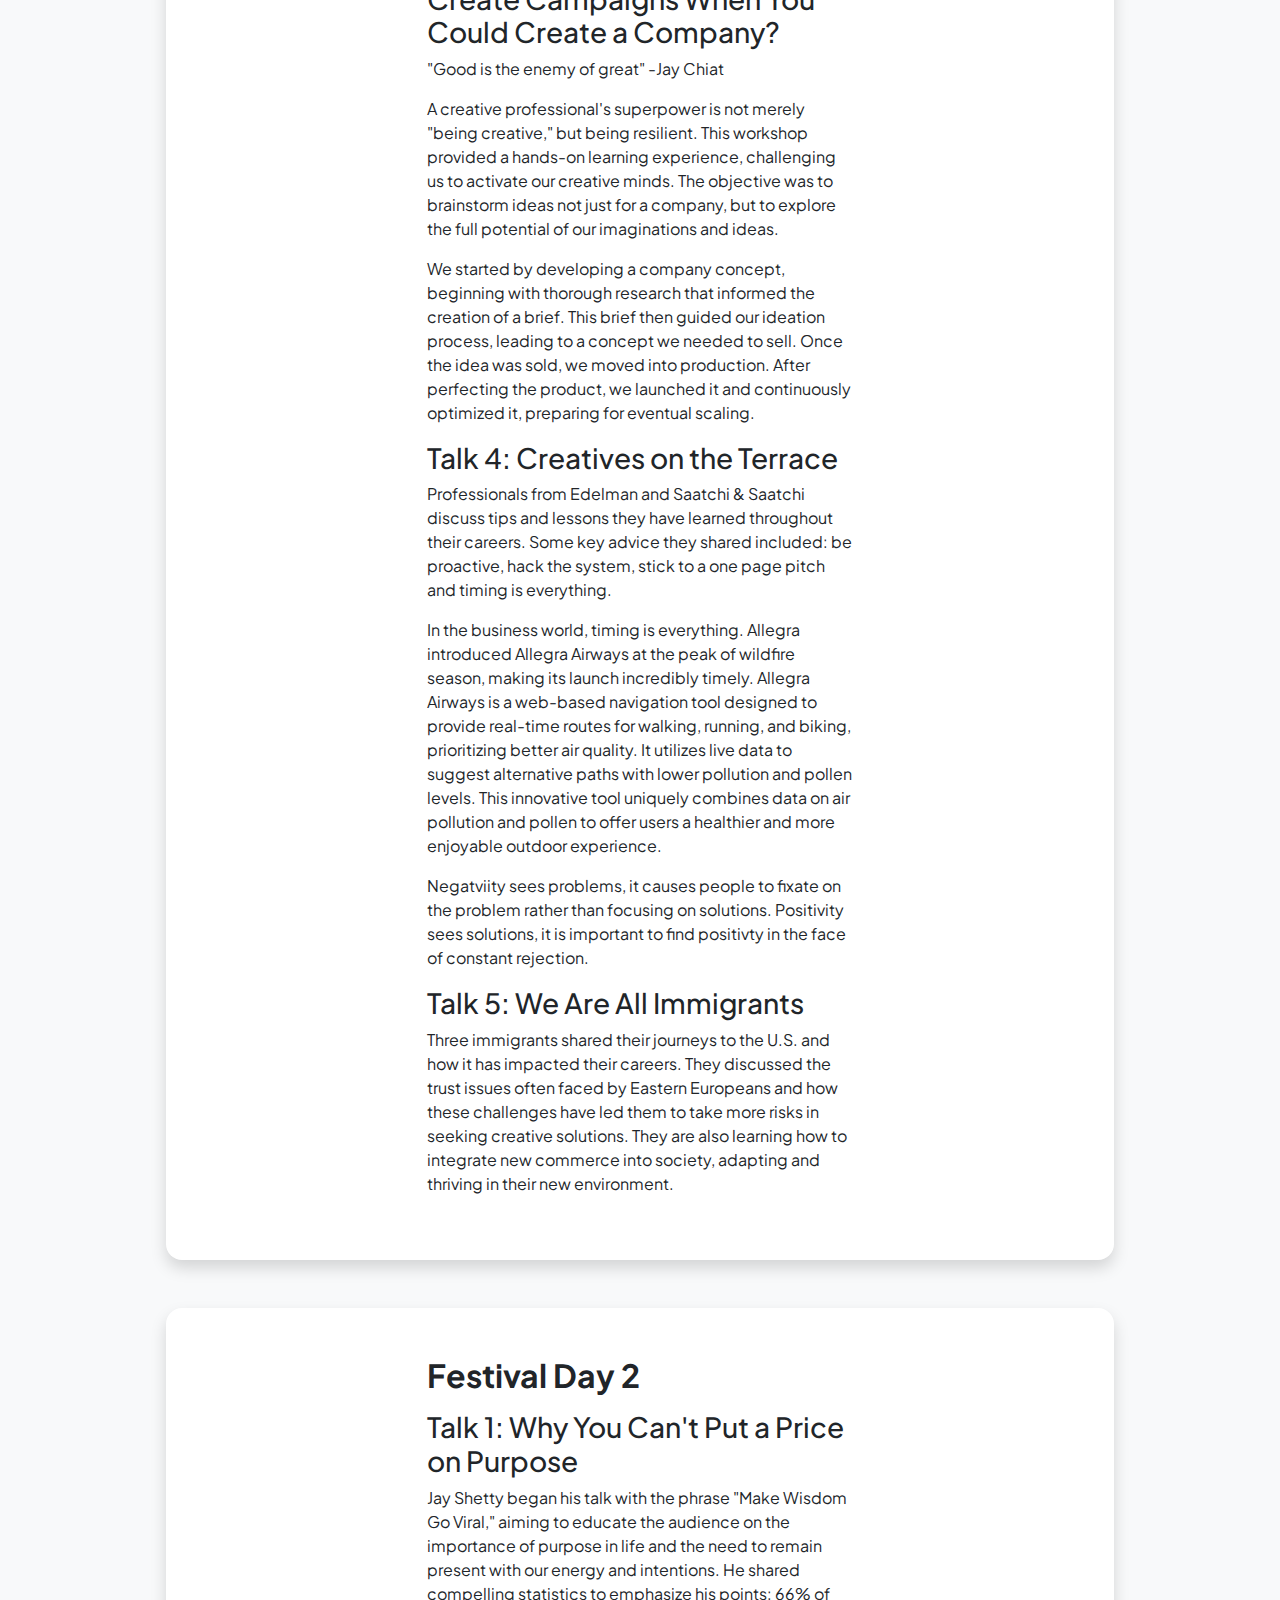
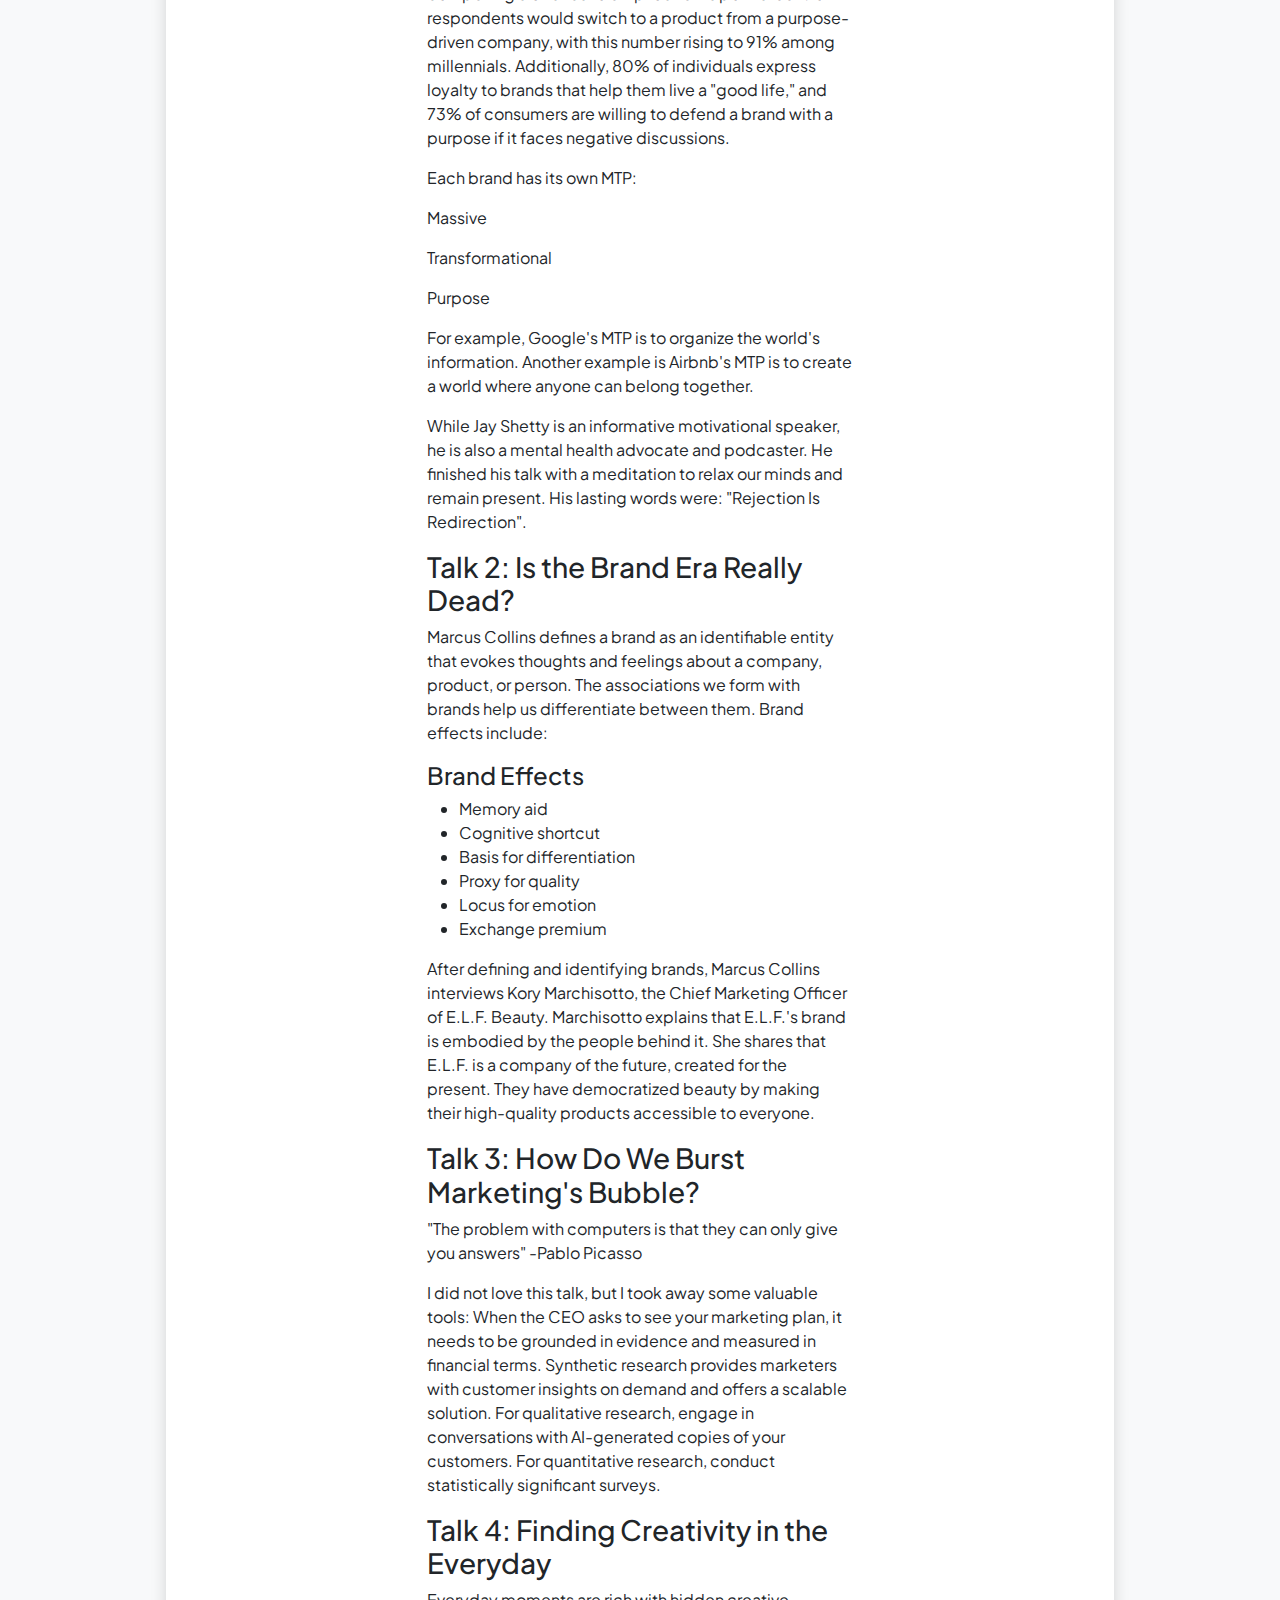
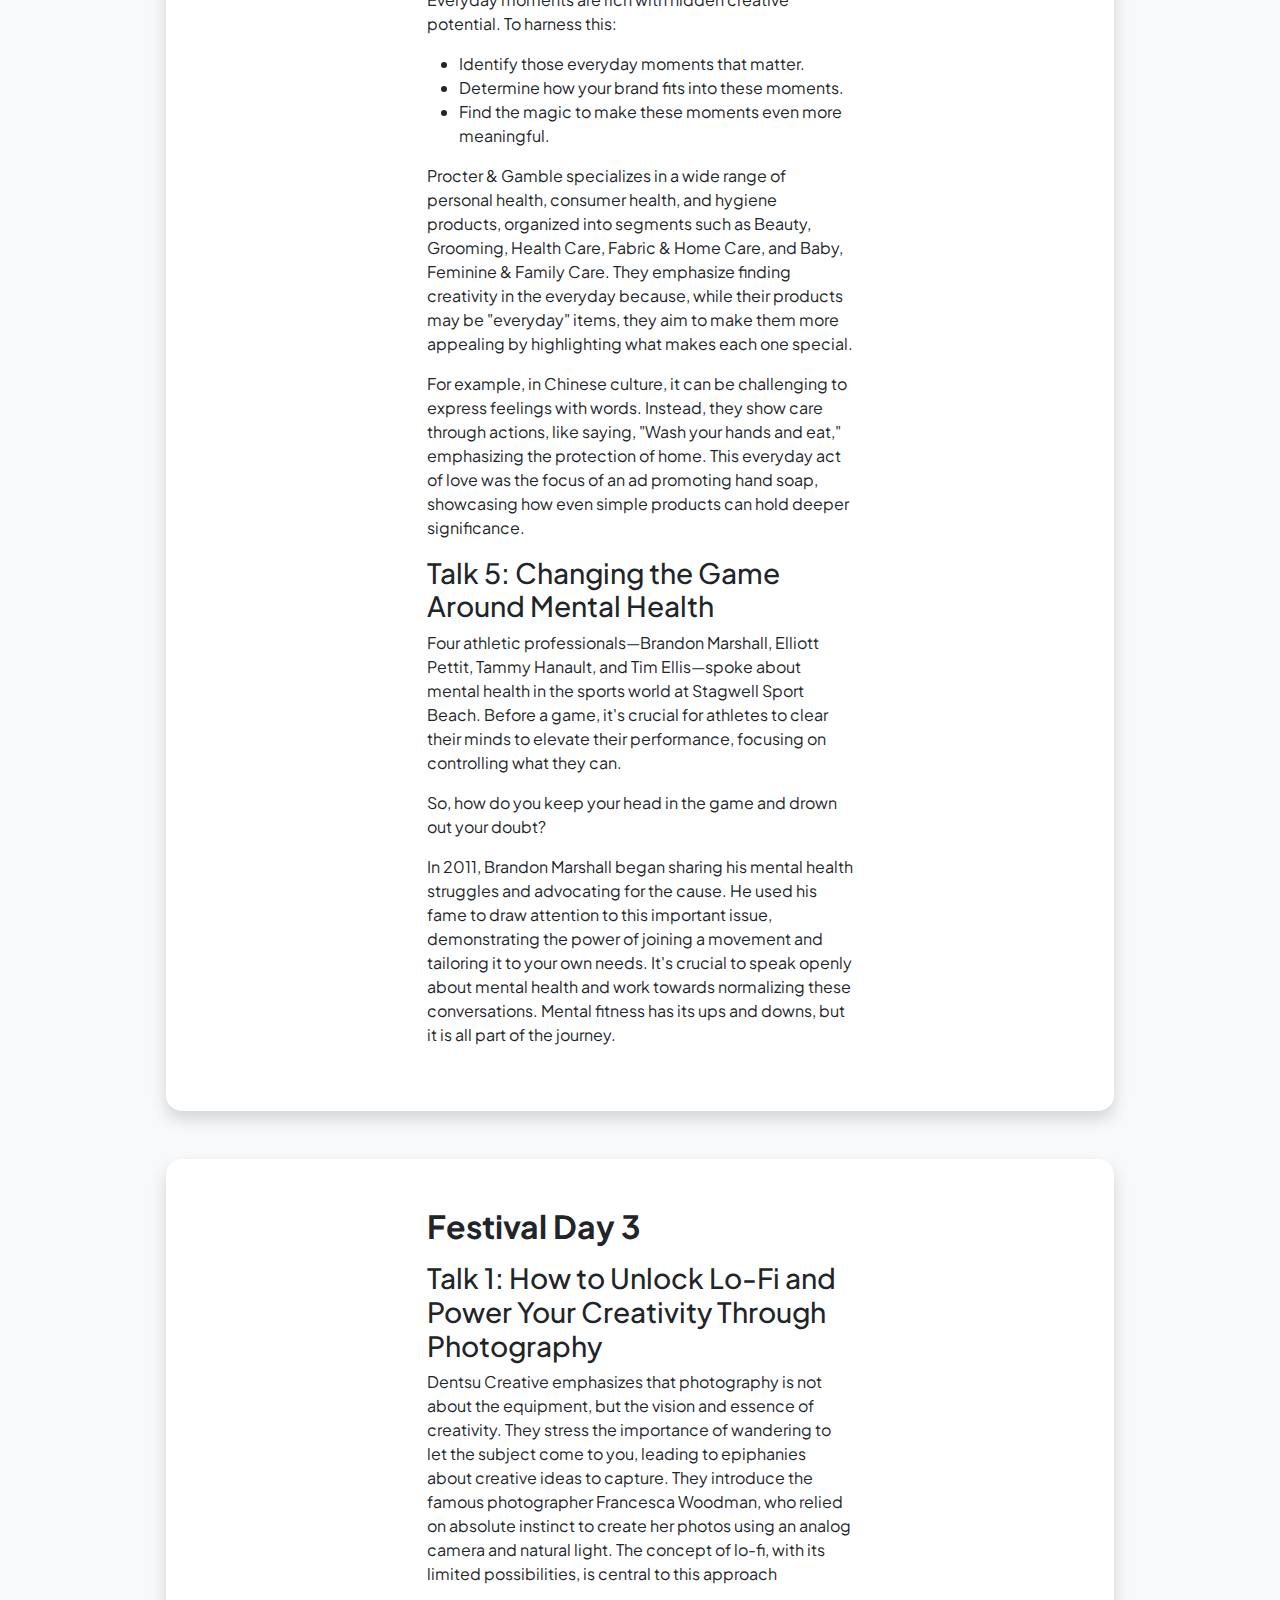
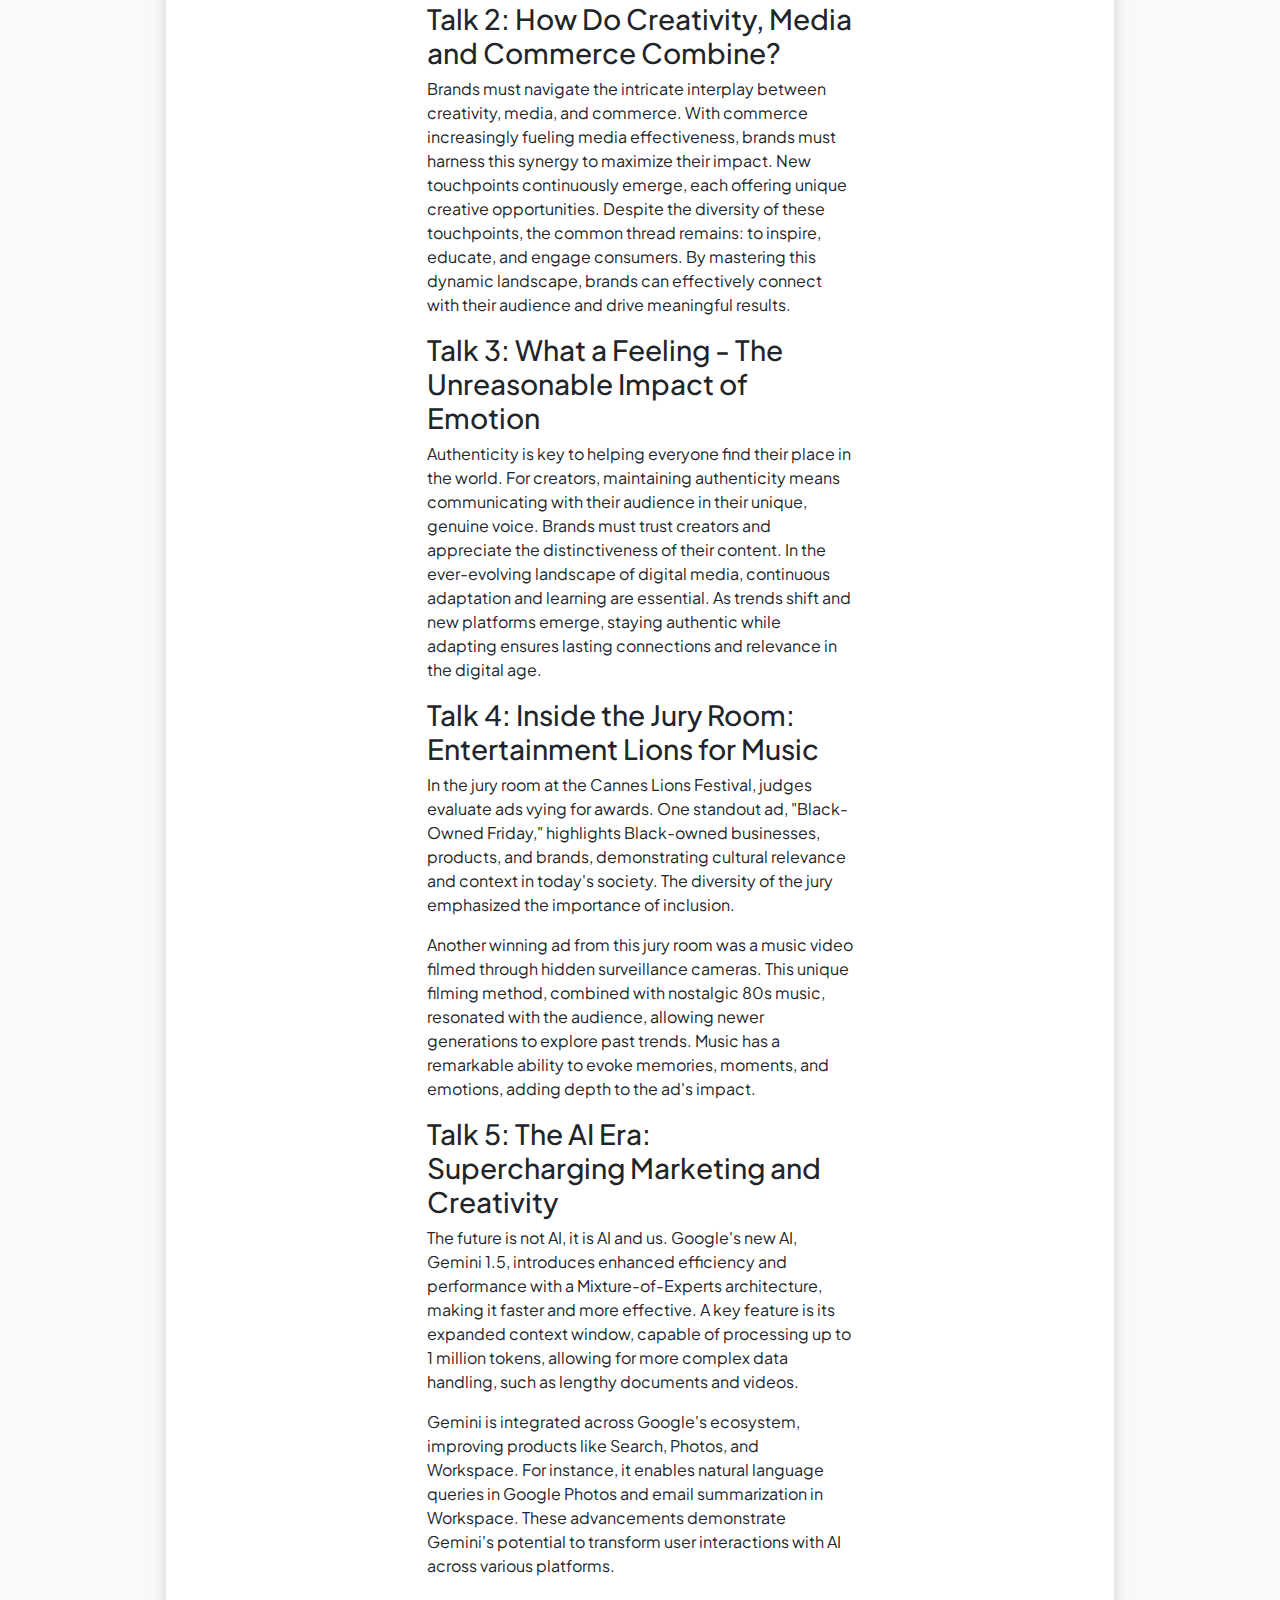
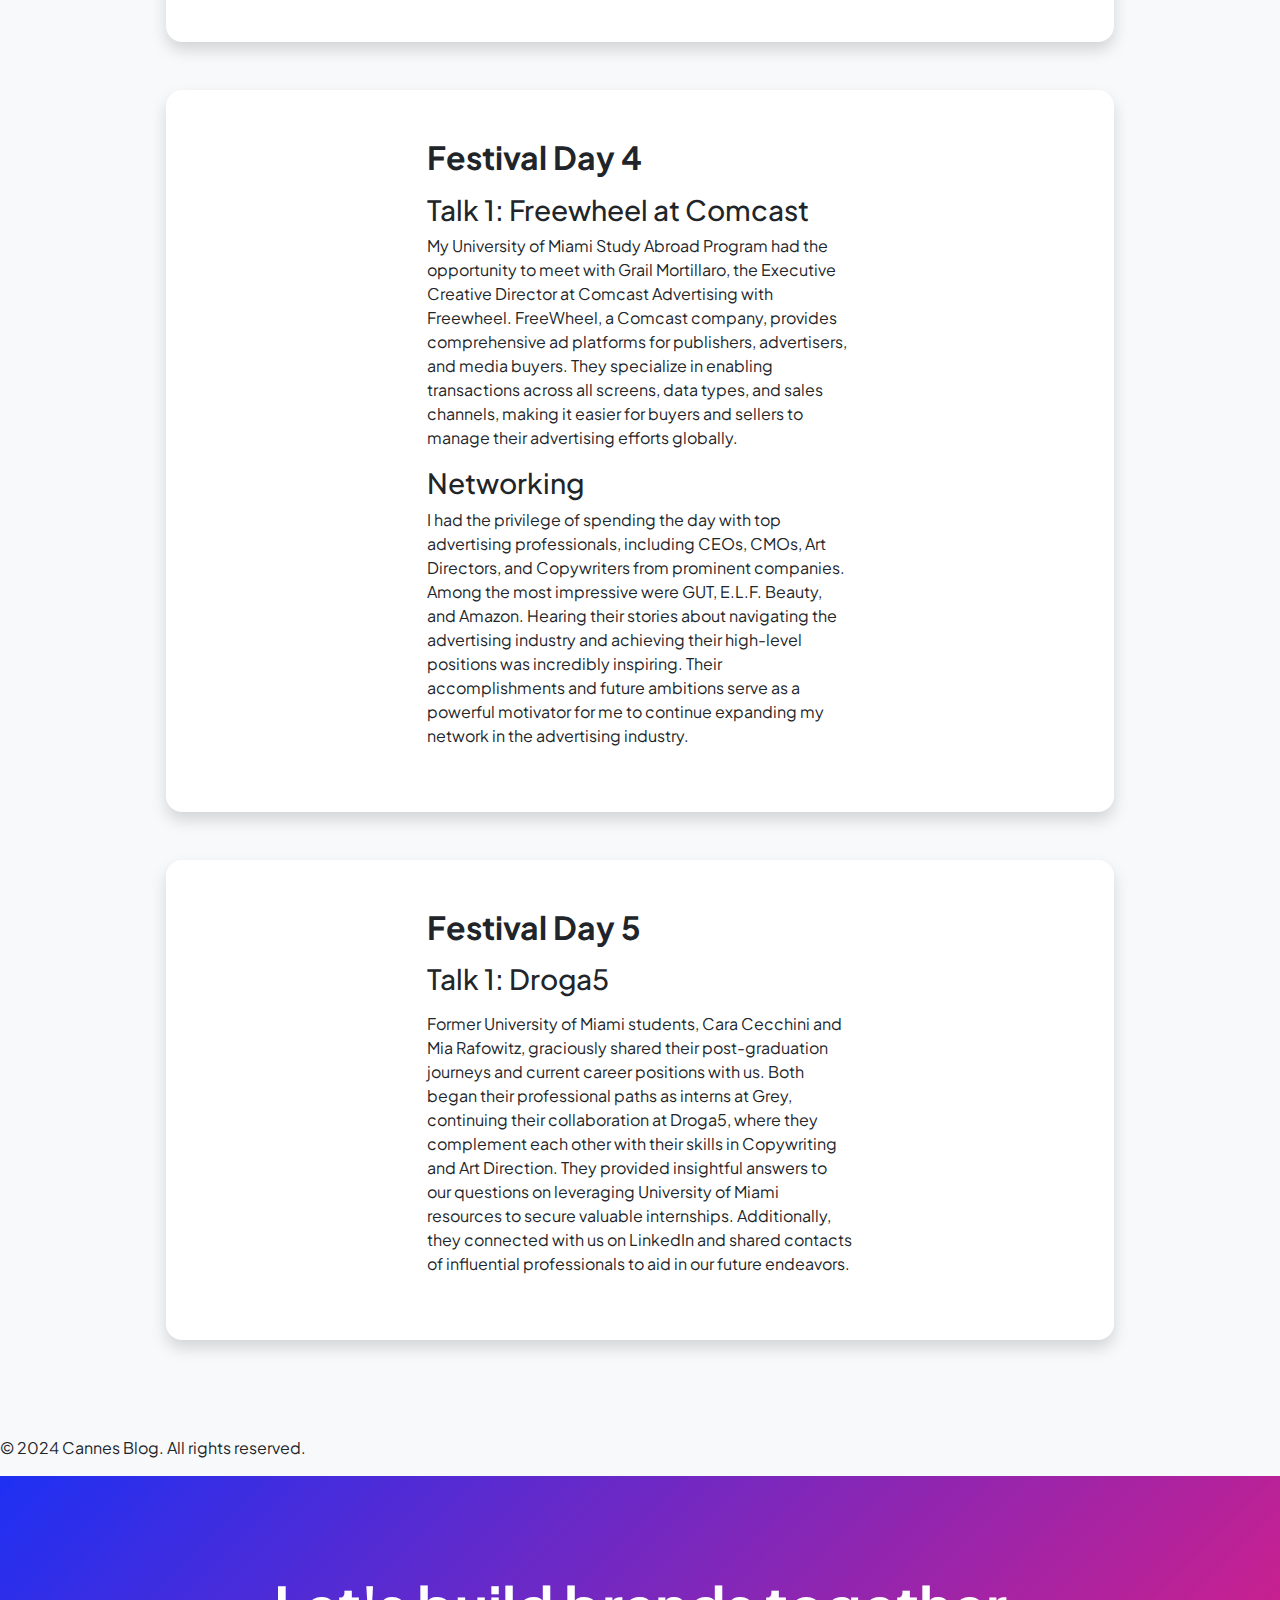
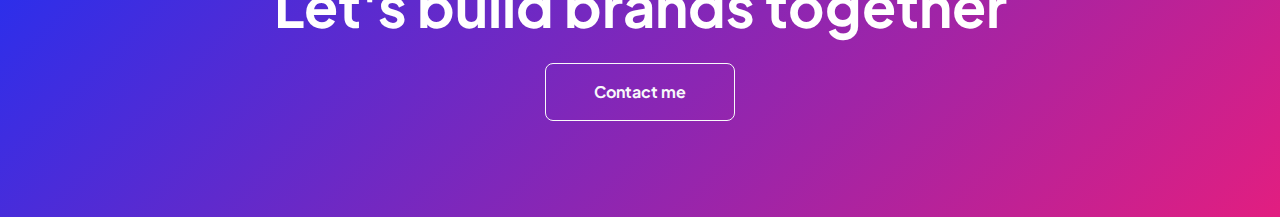
<file: blog.html>
<!DOCTYPE html>
<html lang="en">
    <head>
        <meta charset="utf-8" />
        <meta name="viewport" content="width=device-width, initial-scale=1, shrink-to-fit=no" />
        <meta name="description" content="" />
        <meta name="author" content="" />
        <title>Gracie Crutchfield</title>
        <!-- Favicon-->
        <link rel="icon" type="image/x-icon" href="assets/favicon.ico" />
        <!-- Custom Google font-->
        <link rel="preconnect" href="https://fonts.googleapis.com" />
        <link rel="preconnect" href="https://fonts.gstatic.com" crossorigin />
        <link href="https://fonts.googleapis.com/css2?family=Plus+Jakarta+Sans:wght@100;200;300;400;500;600;700;800;900&amp;display=swap" rel="stylesheet" />
        <!-- Bootstrap icons-->
        <link href="https://cdn.jsdelivr.net/npm/bootstrap-icons@1.8.1/font/bootstrap-icons.css" rel="stylesheet" />
        <!-- Core theme CSS (includes Bootstrap)-->
        <link href="css/styles.css" rel="stylesheet" />
    </head>
    <body class="d-flex flex-column h-100 bg-light">
        <main class="flex-shrink-0">
            <!-- Navigation-->
            <nav class="navbar navbar-expand-lg navbar-light bg-white py-3">
                <div class="container px-5">
                    <a class="navbar-brand" href="index"><span class="fw-bolder text-primary">GC</span></a>
                    <button class="navbar-toggler" type="button" data-bs-toggle="collapse" data-bs-target="#navbarSupportedContent" aria-controls="navbarSupportedContent" aria-expanded="false" aria-label="Toggle navigation"><span class="navbar-toggler-icon"></span></button>
                    <div class="collapse navbar-collapse" id="navbarSupportedContent">
                        <ul class="navbar-nav ms-auto mb-2 mb-lg-0 small fw-bolder">
                            <li class="nav-item"><a class="nav-link" href="index.html">Home</a></li>
                            <li class="nav-item"><a class="nav-link" href="resume.html">Resume</a></li>
                            <li class="nav-item"><a class="nav-link" href="blog.html">Cannes Blog</a></li>
                            <li class="nav-item"><a class="nav-link" href="projects.html">Projects</a></li>
                            <li class="nav-item"><a class="nav-link" href="contact.html">Contact</a></li>
                        </ul>
                    </div>
                </div>
            </nav>
            <section class="py-5">
                <div class="container px-5 mb-5">
                    <div class="text-center mb-5">
                        <h1 class="display-5 fw-bolder mb-0">
                            <span class="text-gradient d-inline">Cannes Blog</span>
                        </h1>
                    </div>
                    <div class="d-flex justify-content-center">
                        <ul class="list-unstyled d-flex flex-row gap-3">
                            <li>
                                <a href="photoGallery.html" class="btn btn-primary">Photo Gallery</a>
                            </li>
                            <li>
                                <a href="topCampaigns.html" class="btn btn-primary">Top Campaigns</a>
                            </li>
                            <li>
                                <a href="tripTips.html" class="btn btn-primary">Trip Tips</a>
                            </li>
                        </ul>
                    </div>
                </div>                
                    <div class="row gx-5 justify-content-center">
                        <div class="col-lg-11 col-xl-9 col-xxl-8">
                            <div class="card overflow-hidden shadow rounded-4 border-0 mb-5">
                                <div class="card-body p-5 d-flex flex-wrap justify-content-center align-items-center">
                                    <div class="col-md-6">
                                        <h2 class="fw-bolder">Festival Day 1</h2>
                                        <p> <h3>Talk 1: What Internet Communities Tell Us About Consumers</h3>
                                            <p>The CEO of Reddit, Steve Huffman, discusses his logic behind creating a site for social news aggregation, web content rating, and discussion website. </p>
                                            <p>He compares social media to Reddit:</p>
                                            <!DOCTYPE html>
                            <html lang="en">
                            <head>
                                <meta charset="UTF-8">
                                <meta name="viewport" content="width=device-width, initial-scale=1.0">
                                <title>2x2 Comparison Chart</title>
                                <style>
                                    table {
                                        width: 100%;
                                        border-collapse: collapse;
                                    }
                                    th, td {
                                        border: 1px solid #dddddd;
                                        text-align: center;
                                        padding: 8px;
                                    }
                                    th {
                                        background-color: #f2f2f2;
                                    }
                                </style>
                            </head>
                            <body>
                                <table>
                                    <tr>
                                        <th>Feature</th>
                                        <th>Social Media</th>
                                        <th>Reddit</th>
                                    </tr>
                                    <tr>
                                        <td>Audience</td>
                                        <td>People you know</td>
                                        <td>Interest based community</td>
                                    </tr>
                                    <tr>
                                        <td>Use</td>
                                        <td>Superficial influence</td>
                                        <td>Intentional & real</td>
                                    </tr>
                                    <tr>
                                        <td>Purpose</td>
                                        <td>Personal connections, brand promotion, entertainment & news </td>
                                        <td>Information, discussion & community interaction </td>
                                    </tr>
                                    <tr>
                                        <td>Privacy</td>
                                        <td>Use real names & share personal information</td>
                                        <td>Remain anonymous to foster honest discussions</td>
                                    </tr>
                                </table>
                            </body>
                            </html>
                            <p>Huffman shares that "Reddit is a real space that allows meaningful connections, advice, support and answers".</p>
                            
                                            <h3>Talk 2: Now Trending #Authenticity</h3>
                                            <p> Amazon, often referred to as "the everything store," has rapidly expanded and innovated, becoming a dominant force across multiple industries. This reputation makes Amazon a magnet for social media influencers, who appreciate the convenience of finding everything they want and need in one place. Influencers frequently express satisfaction with their Amazon purchases on their social media platforms.
                                                <p></p>The influencer market thrives on content creation and the seamless integration of ads into their videos. Authenticity in brand promotion is crucial, as noted by influencer Alix Earle, who emphasizes the importance of genuine endorsements to maintain trust with their audience.</p>
                                           
                                                <h3>Talk 3: WORKSHOP | Why Create Campaigns When You Could Create a Company?</h3>
                                            <p>"Good is the enemy of great" -Jay Chiat</p>
                                            <p>A creative professional's superpower is not merely "being creative," but being resilient. This workshop provided a hands-on learning experience, challenging us to activate our creative minds. The objective was to brainstorm ideas not just for a company, but to explore the full potential of our imaginations and ideas.   
                                               <p></p> We started by developing a company concept, beginning with thorough research that informed the creation of a brief. This brief then guided our ideation process, leading to a concept we needed to sell. Once the idea was sold, we moved into production. After perfecting the product, we launched it and continuously optimized it, preparing for eventual scaling. </p>
                                            <h3>Talk 4: Creatives on the Terrace</h3>
                                            <p>Professionals from Edelman and Saatchi & Saatchi discuss tips and lessons they have learned throughout their careers. Some key advice they shared included: be proactive, hack the system, stick to a one page pitch and timing is everything.</p>
                                            <p>In the business world, timing is everything. Allegra introduced Allegra Airways at the peak of wildfire season, making its launch incredibly timely. Allegra Airways is a web-based navigation tool designed to provide real-time routes for walking, running, and biking, prioritizing better air quality. It utilizes live data to suggest alternative paths with lower pollution and pollen levels. This innovative tool uniquely combines data on air pollution and pollen to offer users a healthier and more enjoyable outdoor experience.</p>
                                                <p>Negatviity sees problems, it causes people to fixate on the problem rather than focusing on solutions. Positivity sees solutions, it is important to find positivty in the face of constant rejection. </p>
                                            <h3>Talk 5: We Are All Immigrants</h3>
                                            <p>
                                                Three immigrants shared their journeys to the U.S. and how it has impacted their careers. They discussed the trust issues often faced by Eastern Europeans and how these challenges have led them to take more risks in seeking creative solutions. They are also learning how to integrate new commerce into society, adapting and thriving in their new environment.</p>
                                        </article>
                                        <article class="post">
                                        </p>
                                    </div>
                                </div>
                            </div>
                            <div class="card overflow-hidden shadow rounded-4 border-0 mb-5">
                                <div class="card-body p-5 d-flex flex-wrap justify-content-center align-items-center">
                                    <div class="col-md-6">
                                        <h2 class="fw-bolder">Festival Day 2</h2>
                                        <p><h3> Talk 1: Why You Can't Put a Price on Purpose</h3>
                                            <p>Jay Shetty began his talk with the phrase "Make Wisdom Go Viral," aiming to educate the audience on the importance of purpose in life and the need to remain present with our energy and intentions.
                            He shared compelling statistics to emphasize his points: 66% of respondents would switch to a product from a purpose-driven company, with this number rising to 91% among millennials. Additionally, 80% of individuals express loyalty to brands that help them live a "good life," and 73% of consumers are willing to defend a brand with a purpose if it faces negative discussions.</p>
                            <p>Each brand has its own MTP:</p>
                            <p>Massive</p>
                            <p>Transformational</p>
                            <p>Purpose</p>
                            <p>For example, Google's MTP is to organize the world's information. Another example is Airbnb's MTP is to create a world where anyone can belong together. </p>
                            <p>While Jay Shetty is an informative motivational speaker, he is also a mental health advocate and podcaster. He finished his talk with a meditation to relax our minds and remain present. His lasting words were: "Rejection Is Redirection".</p>
                                            <h3>Talk 2: Is the Brand Era Really Dead?</h3>
                                            <p>Marcus Collins defines a brand as an identifiable entity that evokes thoughts and feelings about a company, product, or person. The associations we form with brands help us differentiate between them. Brand effects include: </p>
                                            <!DOCTYPE html>
                            <html lang="en">
                            <head>
                                <meta charset="UTF-8">
                                <meta name="viewport" content="width=device-width, initial-scale=1.0">
                                <title>Brand Effects</title>
                            </head>
                            <body>
                                <h4>Brand Effects</h4>
                                <ul>
                                    <li>Memory aid</li>
                                    <li>Cognitive shortcut</li>
                                    <li>Basis for differentiation</li>
                                    <li>Proxy for quality</li>
                                    <li>Locus for emotion</li>
                                    <li>Exchange premium</li>
                                </ul>
                            </body>
                            </html>
                            <p>After defining and identifying brands, Marcus Collins interviews Kory Marchisotto, the Chief Marketing Officer of E.L.F. Beauty. Marchisotto explains that E.L.F.'s brand is embodied by the people behind it. She shares that E.L.F. is a company of the future, created for the present. They have democratized beauty by making their high-quality products accessible to everyone.</p>
                            
                                            <h3>Talk 3: How Do We Burst Marketing's Bubble?</h3>
                                            <p>"The problem with computers is that they can only give you answers" -Pablo Picasso</p>
                                            <p>I did not love this talk, but I took away some valuable tools: When the CEO asks to see your marketing plan, it needs to be grounded in evidence and measured in financial terms. Synthetic research provides marketers with customer insights on demand and offers a scalable solution. For qualitative research, engage in conversations with AI-generated copies of your customers. For quantitative research, conduct statistically significant surveys. </p>
                                            <h3>Talk 4: Finding Creativity in the Everyday</h3>
                                            <!DOCTYPE html>
                            <html lang="en">
                            <head>
                                <meta charset="UTF-8">
                                <meta name="viewport" content="width=device-width, initial-scale=1.0">
                                <title>Finding Creativity in Everyday Moments</title>
                            </head>
                            <body>
                                <p>Everyday moments are rich with hidden creative potential. To harness this:</p>
                                <ul>
                                    <li>Identify those everyday moments that matter.</li>
                                    <li>Determine how your brand fits into these moments.</li>
                                    <li>Find the magic to make these moments even more meaningful.</li>
                                </ul>
                                            <p>Procter & Gamble specializes in a wide range of personal health, consumer health, and hygiene products, organized into segments such as Beauty, Grooming, Health Care, Fabric & Home Care, and Baby, Feminine & Family Care. They emphasize finding creativity in the everyday because, while their products may be "everyday" items, they aim to make them more appealing by highlighting what makes each one special. 
                                                <p></p>For example, in Chinese culture, it can be challenging to express feelings with words. Instead, they show care through actions, like saying, "Wash your hands and eat," emphasizing the protection of home. This everyday act of love was the focus of an ad promoting hand soap, showcasing how even simple products can hold deeper significance.</p>
                                            <h3>Talk 5: Changing the Game Around Mental Health</h3>
                                            <p>Four athletic professionals—Brandon Marshall, Elliott Pettit, Tammy Hanault, and Tim Ellis—spoke about mental health in the sports world at Stagwell Sport Beach. Before a game, it's crucial for athletes to clear their minds to elevate their performance, focusing on controlling what they can.</p>
                                            <p>So, how do you keep your head in the game and drown out your doubt?</p>
                                            <p>In 2011, Brandon Marshall began sharing his mental health struggles and advocating for the cause. He used his fame to draw attention to this important issue, demonstrating the power of joining a movement and tailoring it to your own needs. It's crucial to speak openly about mental health and work towards normalizing these conversations. Mental fitness has its ups and downs, but it is all part of the journey.</p>
                                        </article>
                                        <article class="post"></h3></p>
                                    </div>
                                </div>
                            </div>
                            <div class="card overflow-hidden shadow rounded-4 border-0 mb-5">
                                <div class="card-body p-5 d-flex flex-wrap justify-content-center align-items-center">
                                    <div class="col-md-6">
                                        <h2 class="fw-bolder">Festival Day 3</h2>
                                        <p>  <h3>Talk 1: How to Unlock Lo-Fi and Power Your Creativity Through Photography</h3>
                                            <p>Dentsu Creative emphasizes that photography is not about the equipment, but the vision and essence of creativity. They stress the importance of wandering to let the subject come to you, leading to epiphanies about creative ideas to capture. They introduce the famous photographer Francesca Woodman, who relied on absolute instinct to create her photos using an analog camera and natural light. The concept of lo-fi, with its limited possibilities, is central to this approach</p>
                                            <h3>Talk 2: How Do Creativity, Media and Commerce Combine?</h3>
                                            <p>
                                                Brands must navigate the intricate interplay between creativity, media, and commerce. With commerce increasingly fueling media effectiveness, brands must harness this synergy to maximize their impact. New touchpoints continuously emerge, each offering unique creative opportunities. Despite the diversity of these touchpoints, the common thread remains: to inspire, educate, and engage consumers. By mastering this dynamic landscape, brands can effectively connect with their audience and drive meaningful results.</p>
                                            <h3>Talk 3: What a Feeling - The Unreasonable Impact of Emotion</h3>
                                            <p>Authenticity is key to helping everyone find their place in the world. For creators, maintaining authenticity means communicating with their audience in their unique, genuine voice. Brands must trust creators and appreciate the distinctiveness of their content. In the ever-evolving landscape of digital media, continuous adaptation and learning are essential. As trends shift and new platforms emerge, staying authentic while adapting ensures lasting connections and relevance in the digital age.</p>
                                            <h3>Talk 4: Inside the Jury Room: Entertainment Lions for Music</h3>
                                            <p>In the jury room at the Cannes Lions Festival, judges evaluate ads vying for awards. One standout ad, "Black-Owned Friday," highlights Black-owned businesses, products, and brands, demonstrating cultural relevance and context in today's society. The diversity of the jury emphasized the importance of inclusion.
                            
                                                <p></p>Another winning ad from this jury room was a music video filmed through hidden surveillance cameras. This unique filming method, combined with nostalgic 80s music, resonated with the audience, allowing newer generations to explore past trends. Music has a remarkable ability to evoke memories, moments, and emotions, adding depth to the ad's impact.</p>
                                            <h3>Talk 5: The AI Era: Supercharging Marketing and Creativity</h3>
                                            <p>
                                                The future is not AI, it is AI and us. Google's new AI, Gemini 1.5, introduces enhanced efficiency and performance with a Mixture-of-Experts architecture, making it faster and more effective. A key feature is its expanded context window, capable of processing up to 1 million tokens, allowing for more complex data handling, such as lengthy documents and videos​.
                                                
                                               <p></p> Gemini is integrated across Google's ecosystem, improving products like Search, Photos, and Workspace. For instance, it enables natural language queries in Google Photos and email summarization in Workspace. These advancements demonstrate Gemini's potential to transform user interactions with AI across various platforms​.</p>
                                        </article>
                                        <article class="post">
                                
                                        </p>
                                    </div>
                                </div>
                            </div>
                            <div class="card overflow-hidden shadow rounded-4 border-0 mb-5">
                                <div class="card-body p-5 d-flex flex-wrap justify-content-center align-items-center">
                                    <div class="col-md-6">
                                        <h2 class="fw-bolder">Festival Day 4</h2>
                                        <p>   <h3>Talk 1: Freewheel at Comcast</h3>
                                            <p>My University of Miami Study Abroad Program had the opportunity to meet with Grail Mortillaro, the Executive Creative Director at Comcast Advertising with Freewheel. FreeWheel, a Comcast company, provides comprehensive ad platforms for publishers, advertisers, and media buyers. They specialize in enabling transactions across all screens, data types, and sales channels, making it easier for buyers and sellers to manage their advertising efforts globally​.</p>
                                            <h3>Networking</h3>
                                            <p>I had the privilege of spending the day with top advertising professionals, including CEOs, CMOs, Art Directors, and Copywriters from prominent companies. Among the most impressive were GUT, E.L.F. Beauty, and Amazon. Hearing their stories about navigating the advertising industry and achieving their high-level positions was incredibly inspiring. Their accomplishments and future ambitions serve as a powerful motivator for me to continue expanding my network in the advertising industry.</p>
                                           
                                    </div>
                                </div>
                            </div>
                            <div class="card overflow-hidden shadow rounded-4 border-0 mb-5">
                                <div class="card-body p-5 d-flex flex-wrap justify-content-center align-items-center">
                                    <div class="col-md-6">
                                        <h2 class="fw-bolder">Festival Day 5</h2>
                                        <p><h3>Talk 1: Droga5</h3></p>
                                        <p>
                                            Former University of Miami students, Cara Cecchini and Mia Rafowitz, graciously shared their post-graduation journeys and current career positions with us. Both began their professional paths as interns at Grey, continuing their collaboration at Droga5, where they complement each other with their skills in Copywriting and Art Direction. They provided insightful answers to our questions on leveraging University of Miami resources to secure valuable internships. Additionally, they connected with us on LinkedIn and shared contacts of influential professionals to aid in our future endeavors.
                            
                                    </div>
                                </div>
                            </div>
                        </div>
                    </div>
                </div>
                
            </section>
        </section>
    </main>

    <footer>
        <p>&copy; 2024 Cannes Blog. All rights reserved.</p>
    </footer>
</body>
</html>
            <!-- Call to action section-->
            <section class="py-5 bg-gradient-primary-to-secondary text-white">
                <div class="container px-5 my-5">
                    <div class="text-center">
                        <h2 class="display-4 fw-bolder mb-4">Let's build brands together</h2>
                        <a class="btn btn-outline-light btn-lg px-5 py-3 fs-6 fw-bolder" href="contact.html">Contact me</a>
                    </div>
                </div>
                
            </section>
        </main>
        <!-- Footer-->
        <!-- <footer class="bg-gradient-primary-to-secondary py-4 mt-auto">
            <div class="container px-5 bg-gradient-primary-to-secondary">
                <div class="row align-items-center justify-content-between flex-column flex-sm-row">
                    <div class="col-auto"><div class="small m-0" id="copyright"></div></div>
                    <script>
                        var currentYear = new Date().getFullYear();
                        document.getElementById("copyright").innerHTML = "Copyright &copy; Gracie Crutchfield " + currentYear;
                    </script>
                </div>
            </div>
        </footer> -->
        <!-- Bootstrap core JS-->
        <script src="https://cdn.jsdelivr.net/npm/bootstrap@5.2.3/dist/js/bootstrap.bundle.min.js"></script>
        <!-- Core theme JS-->
        <script src="js/scripts.js"></script>
  
    </body>
</html>
</file>
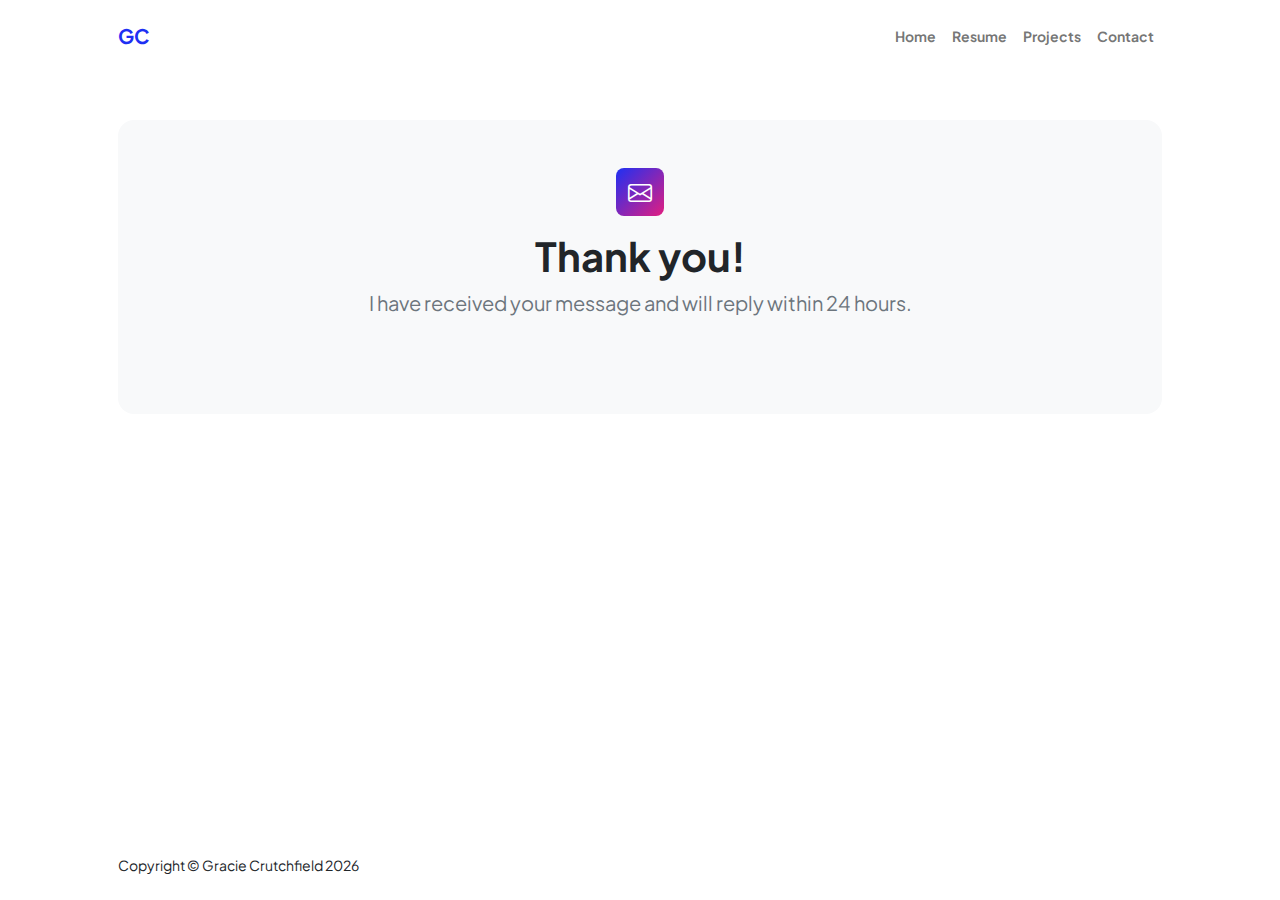
<file: confirmation.html>
<!DOCTYPE html>
<html lang="en">
    <head>
        <meta charset="utf-8" />
        <meta name="viewport" content="width=device-width, initial-scale=1, shrink-to-fit=no" />
        <meta name="description" content />
        <meta name="author" content />
        <title>Gracie Crutchfield</title>
        <!-- Favicon-->
        <link rel="icon" type="image/x-icon" href="assets/favicon.ico" />
        <!-- Custom Google font-->
        <link rel="preconnect" href="https://fonts.googleapis.com" />
        <link rel="preconnect" href="https://fonts.gstatic.com" crossorigin />
        <link href="https://fonts.googleapis.com/css2?family=Plus+Jakarta+Sans:wght@100;200;300;400;500;600;700;800;900&amp;display=swap" rel="stylesheet" />
        <!-- Bootstrap icons-->
        <link href="https://cdn.jsdelivr.net/npm/bootstrap-icons@1.8.1/font/bootstrap-icons.css" rel="stylesheet" />
        <!-- Core theme CSS (includes Bootstrap)-->
        <link href="css/styles.css" rel="stylesheet" />
    </head>
    <body class="d-flex flex-column">
        <main class="flex-shrink-0">
            <!-- Navigation-->
            <nav class="navbar navbar-expand-lg navbar-light bg-white py-3">
                <div class="container px-5">
                    <a class="navbar-brand" href="index"><span class="fw-bolder text-primary">GC</span></a>
                    <button class="navbar-toggler" type="button" data-bs-toggle="collapse" data-bs-target="#navbarSupportedContent" aria-controls="navbarSupportedContent" aria-expanded="false" aria-label="Toggle navigation"><span class="navbar-toggler-icon"></span></button>
                    <div class="collapse navbar-collapse" id="navbarSupportedContent">
                        <ul class="navbar-nav ms-auto mb-2 mb-lg-0 small fw-bolder">
                            <li class="nav-item"><a class="nav-link" href="index.html">Home</a></li>
                            <li class="nav-item"><a class="nav-link" href="resume.html">Resume</a></li>
                            <li class="nav-item"><a class="nav-link" href="projects.html">Projects</a></li>
                            <li class="nav-item"><a class="nav-link" href="contact.html">Contact</a></li>
                        </ul>
                    </div>
                </div>
            </nav>
            <!-- Page content-->
            <section class="py-5">
                <div class="container px-5">
                    <!-- Contact form-->
                    <div class="bg-light rounded-4 py-5 px-4 px-md-5">
                        <div class="text-center mb-5">
                            <div class="feature bg-primary bg-gradient-primary-to-secondary text-white rounded-3 mb-3"><i class="bi bi-envelope"></i></div>
                            <h1 class="fw-bolder">Thank you!</h1>
                            <p class="lead fw-normal text-muted mb-0">I have received your message and will reply within 24 hours.</p>
                        </div>
                    </div>
                </div>
            </section>
        </main>
        <!-- Footer-->
        <footer class="bg-white py-4 mt-auto">
            <div class="container px-5 ">
                <div class="row align-items-center justify-content-between flex-column flex-sm-row">
                    <div class="col-auto"><div class="small m-0" id="copyright"></div></div>
                    <script>
                        var currentYear = new Date().getFullYear();
                        document.getElementById("copyright").innerHTML = "Copyright &copy; Gracie Crutchfield " + currentYear;
                    </script>
                </div>
            </div>
        </footer>
        <!-- Bootstrap core JS-->
        <script src="https://cdn.jsdelivr.net/npm/bootstrap@5.2.3/dist/js/bootstrap.bundle.min.js"></script>
        <!-- Core theme JS-->
        <script src="js/scripts.js"></script>
       
        <script src="https://cdn.startbootstrap.com/sb-forms-latest.js"></script>
    </body>
</html>
</file>
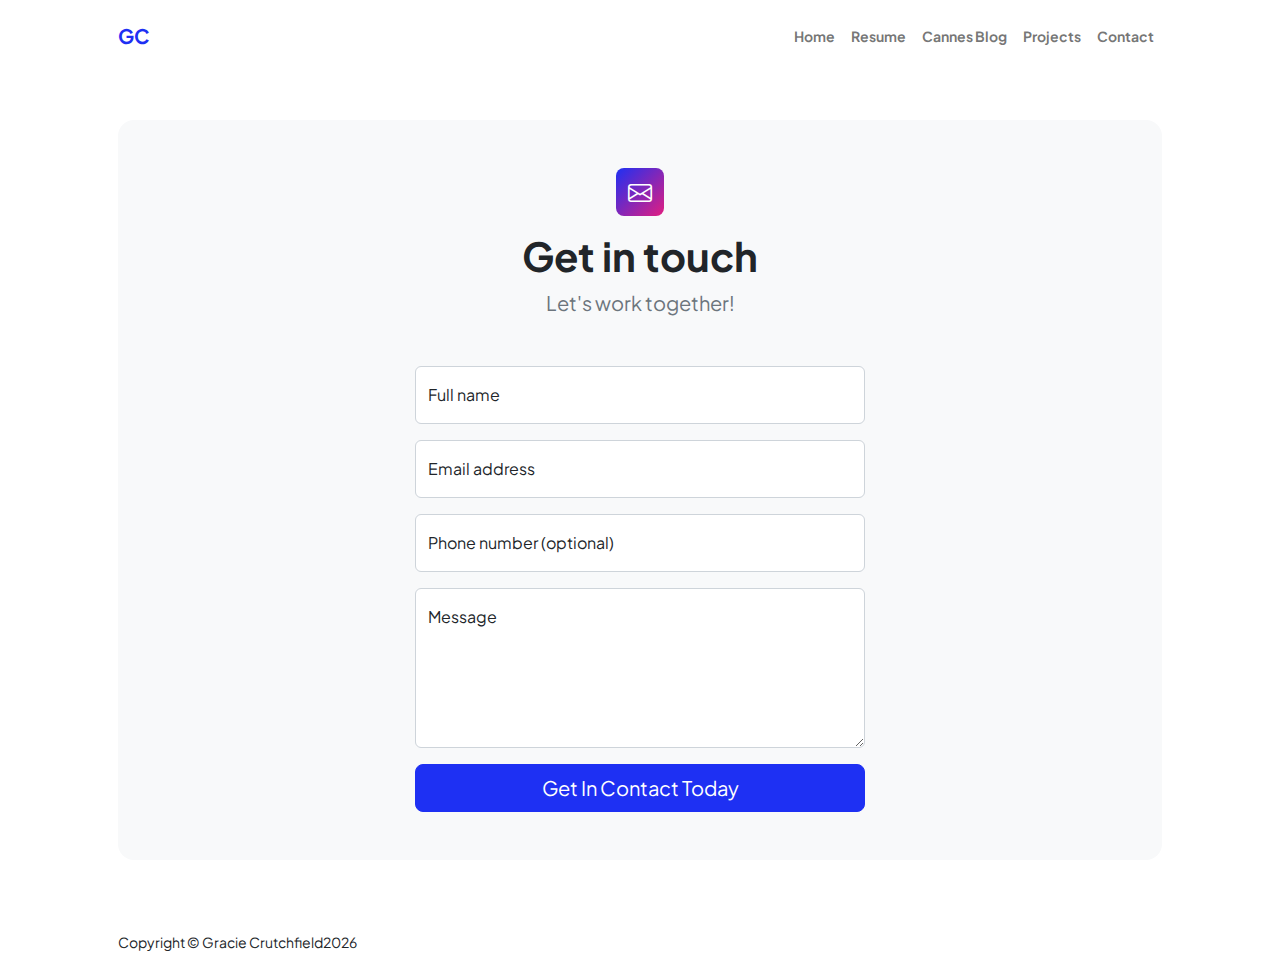
<file: contact.html>
<!DOCTYPE html>
<html lang="en">
    <head>
        <meta charset="utf-8" />
        <meta name="viewport" content="width=device-width, initial-scale=1, shrink-to-fit=no" />
        <meta name="description" content />
        <meta name="author" content />
        <title>Gracie Crutchfield</title>
        <!-- Favicon-->
        <link rel="icon" type="image/x-icon" href="assets/favicon.ico" />
        <!-- Custom Google font-->
        <link rel="preconnect" href="https://fonts.googleapis.com" />
        <link rel="preconnect" href="https://fonts.gstatic.com" crossorigin />
        <link href="https://fonts.googleapis.com/css2?family=Plus+Jakarta+Sans:wght@100;200;300;400;500;600;700;800;900&amp;display=swap" rel="stylesheet" />
        <!-- Bootstrap icons-->
        <link href="https://cdn.jsdelivr.net/npm/bootstrap-icons@1.8.1/font/bootstrap-icons.css" rel="stylesheet" />
        <!-- Core theme CSS (includes Bootstrap)-->
        <link href="css/styles.css" rel="stylesheet" />
    </head>
    <body class="d-flex flex-column">
        <main class="flex-shrink-0">
            <!-- Navigation-->
            <nav class="navbar navbar-expand-lg navbar-light bg-white py-3">
                <div class="container px-5">
                    <a class="navbar-brand" href="index"><span class="fw-bolder text-primary">GC</span></a>
                    <button class="navbar-toggler" type="button" data-bs-toggle="collapse" data-bs-target="#navbarSupportedContent" aria-controls="navbarSupportedContent" aria-expanded="false" aria-label="Toggle navigation"><span class="navbar-toggler-icon"></span></button>
                    <div class="collapse navbar-collapse" id="navbarSupportedContent">
                        <ul class="navbar-nav ms-auto mb-2 mb-lg-0 small fw-bolder">
                            <li class="nav-item"><a class="nav-link" href="index.html">Home</a></li>
                            <li class="nav-item"><a class="nav-link" href="resume.html">Resume</a></li>
                            <li class="nav-item"><a class="nav-link" href="blog.html">Cannes Blog</a></li>
                            <li class="nav-item"><a class="nav-link" href="projects.html">Projects</a></li>
                            <li class="nav-item"><a class="nav-link" href="contact.html">Contact</a></li>
                        </ul>
                    </div>
                </div>
            </nav>
            <!-- Page content-->
            <section class="py-5">
                <div class="container px-5">
                    <!-- Contact form-->
                    <div class="bg-light rounded-4 py-5 px-4 px-md-5">
                        <div class="text-center mb-5">
                            <div class="feature bg-primary bg-gradient-primary-to-secondary text-white rounded-3 mb-3"><i class="bi bi-envelope"></i></div>
                            <h1 class="fw-bolder">Get in touch</h1>
                            <p class="lead fw-normal text-muted mb-0">Let's work together!</p>
                        </div>
                        <div class="row gx-5 justify-content-center">
                            <div class="col-lg-8 col-xl-6">
                                <script type="text/javascript">var submitted=false</script>
                                <iframe name="hiddenConfirm2" id="hiddenConfirm2" style="display: none;" onload="if(submitted){window.location='confirmation.html';}"></iframe>
                                <form action="#" id="contactForm" method="post" target="hiddenConfirm2" onsubmit="return validateFormAndSubmit();">
                                    <!-- Name input-->
                                    <div class="form-floating mb-3">
                                        <input class="form-control" id="name" type="text" placeholder="" data-sb-validations="required" name="entry.1586838618" />
                                        <label for="name">Full name</label>
                                        <div class="invalid-feedback" data-sb-feedback="name:required">A name is required.</div>
                                    </div>
                                    <!-- Email address input-->
                                    <div class="form-floating mb-3">
                                        <input class="form-control" id="email" type="email" placeholder="" data-sb-validations="required,email" name="entry.2077658701"/>
                                        <label for="email">Email address</label>
                                        <div class="invalid-feedback" data-sb-feedback="email:required">An email is required.</div>
                                        <div class="invalid-feedback" data-sb-feedback="email:email">Email is not valid.</div>
                                    </div>
                                    <!-- Phone number input-->
                                    <div class="form-floating mb-3">
                                        <input class="form-control" id="phone" type="tel" placeholder="" data-sb-validations="" name="entry.1200129220"/>
                                        <label for="phone">Phone number (optional)</label>
                                    </div>
                                    <!-- Message input-->
                                    <div class="form-floating mb-3">
                                        <textarea class="form-control" id="message" type="text" placeholder="Enter your message here..." style="height: 10rem" data-sb-validations="required" name="entry.1696455985"></textarea>
                                        <label for="message">Message</label>
                                        <div class="invalid-feedback" data-sb-feedback="message:required">A message is required.</div>
                                    </div>
                                    <!-- Submit Button-->
                                    <div class="d-grid"><button class="btn btn-primary btn-lg" id="submitButton" type="submit">Get In Contact Today</button></div>
                                </form>
                            </div>
                        </div>
                    </div>
                </div>
            </section>
        </main>
        <!-- Footer-->
        <footer class="bg-white py-4 mt-auto">
            <div class="container px-5 ">
                <div class="row align-items-center justify-content-between flex-column flex-sm-row">
                    <div class="col-auto"><div class="small m-0" id="copyright"></div></div>
                    <script>
                        var currentYear = new Date().getFullYear();
                        document.getElementById("copyright").innerHTML = "Copyright &copy; Gracie Crutchfield" + currentYear;
                    </script>
                </div>
            </div>
        </footer>
        <!-- Bootstrap core JS-->
        <script src="https://cdn.jsdelivr.net/npm/bootstrap@5.2.3/dist/js/bootstrap.bundle.min.js"></script>
        <!-- Core theme JS-->
        <script src="js/scripts.js"></script>
        <script src="js/formValidationAndSubmission.js"></script>

    </body>
</html>
</file>
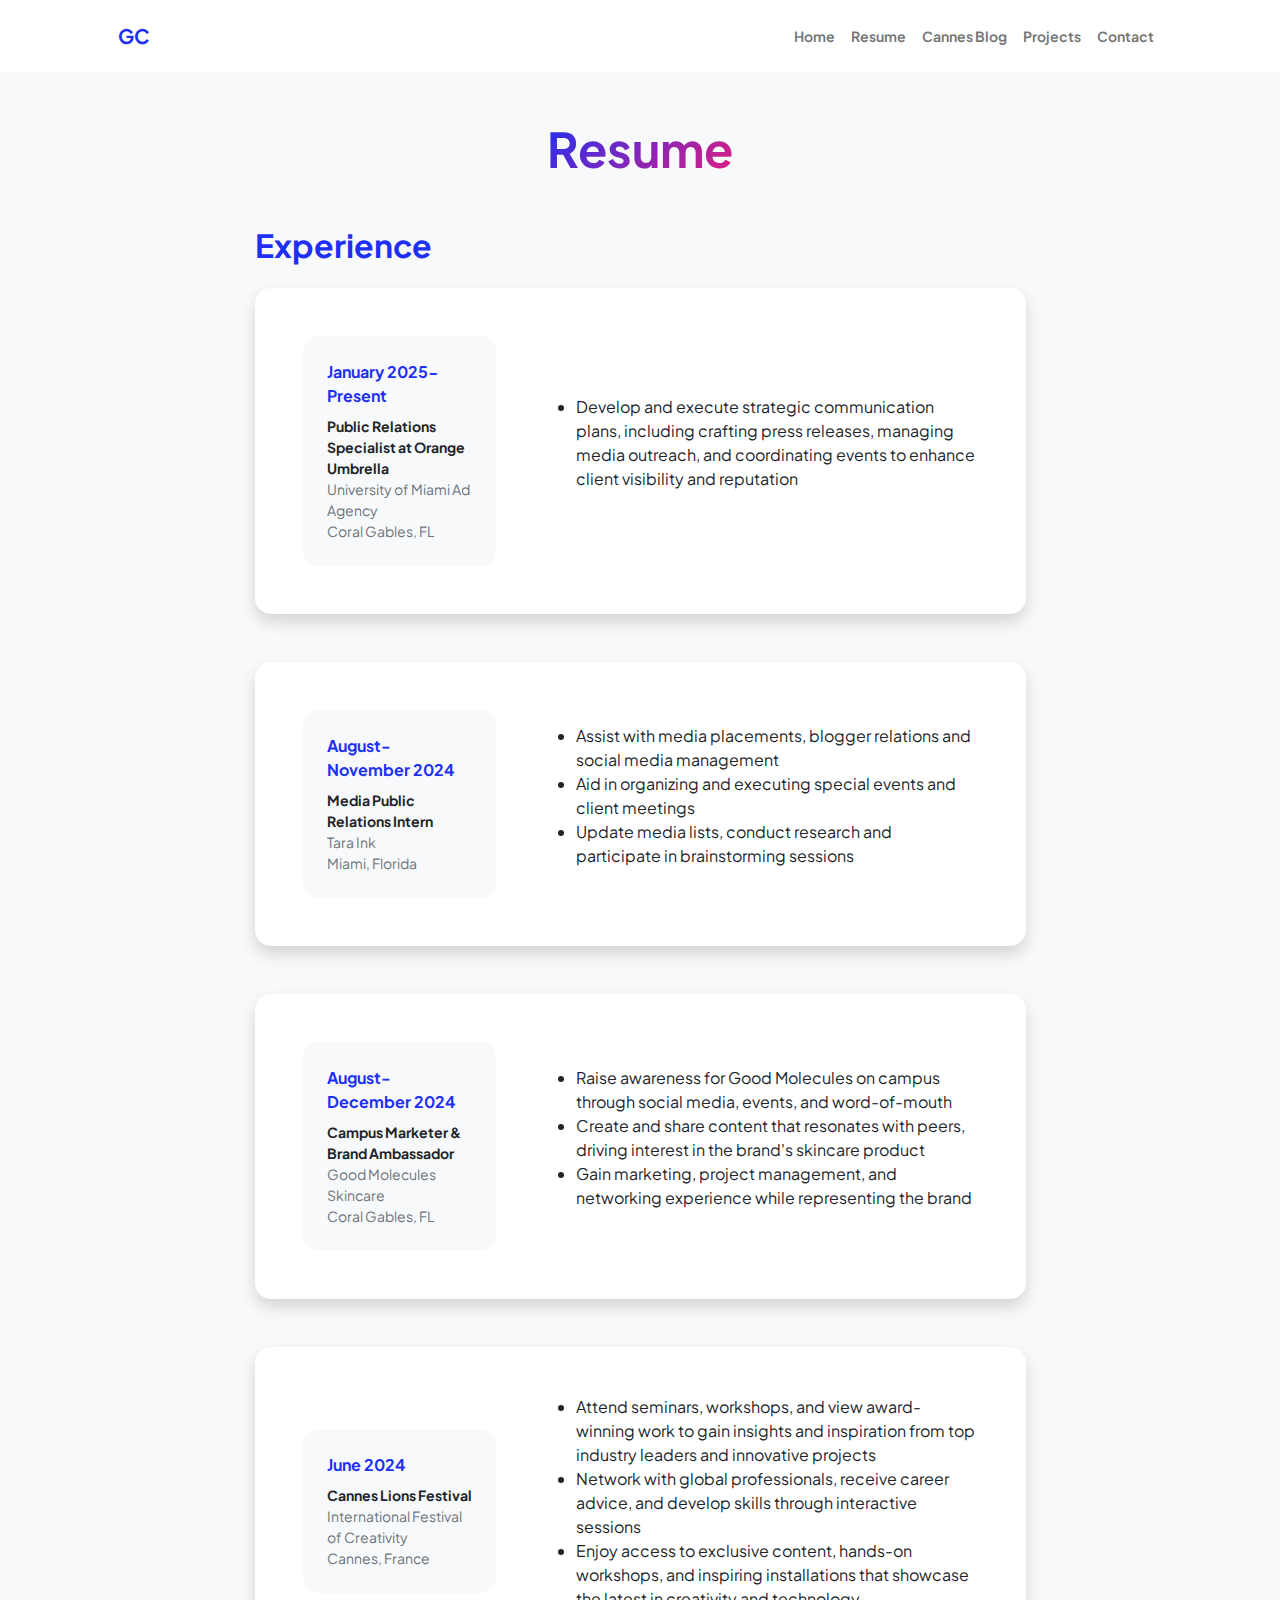
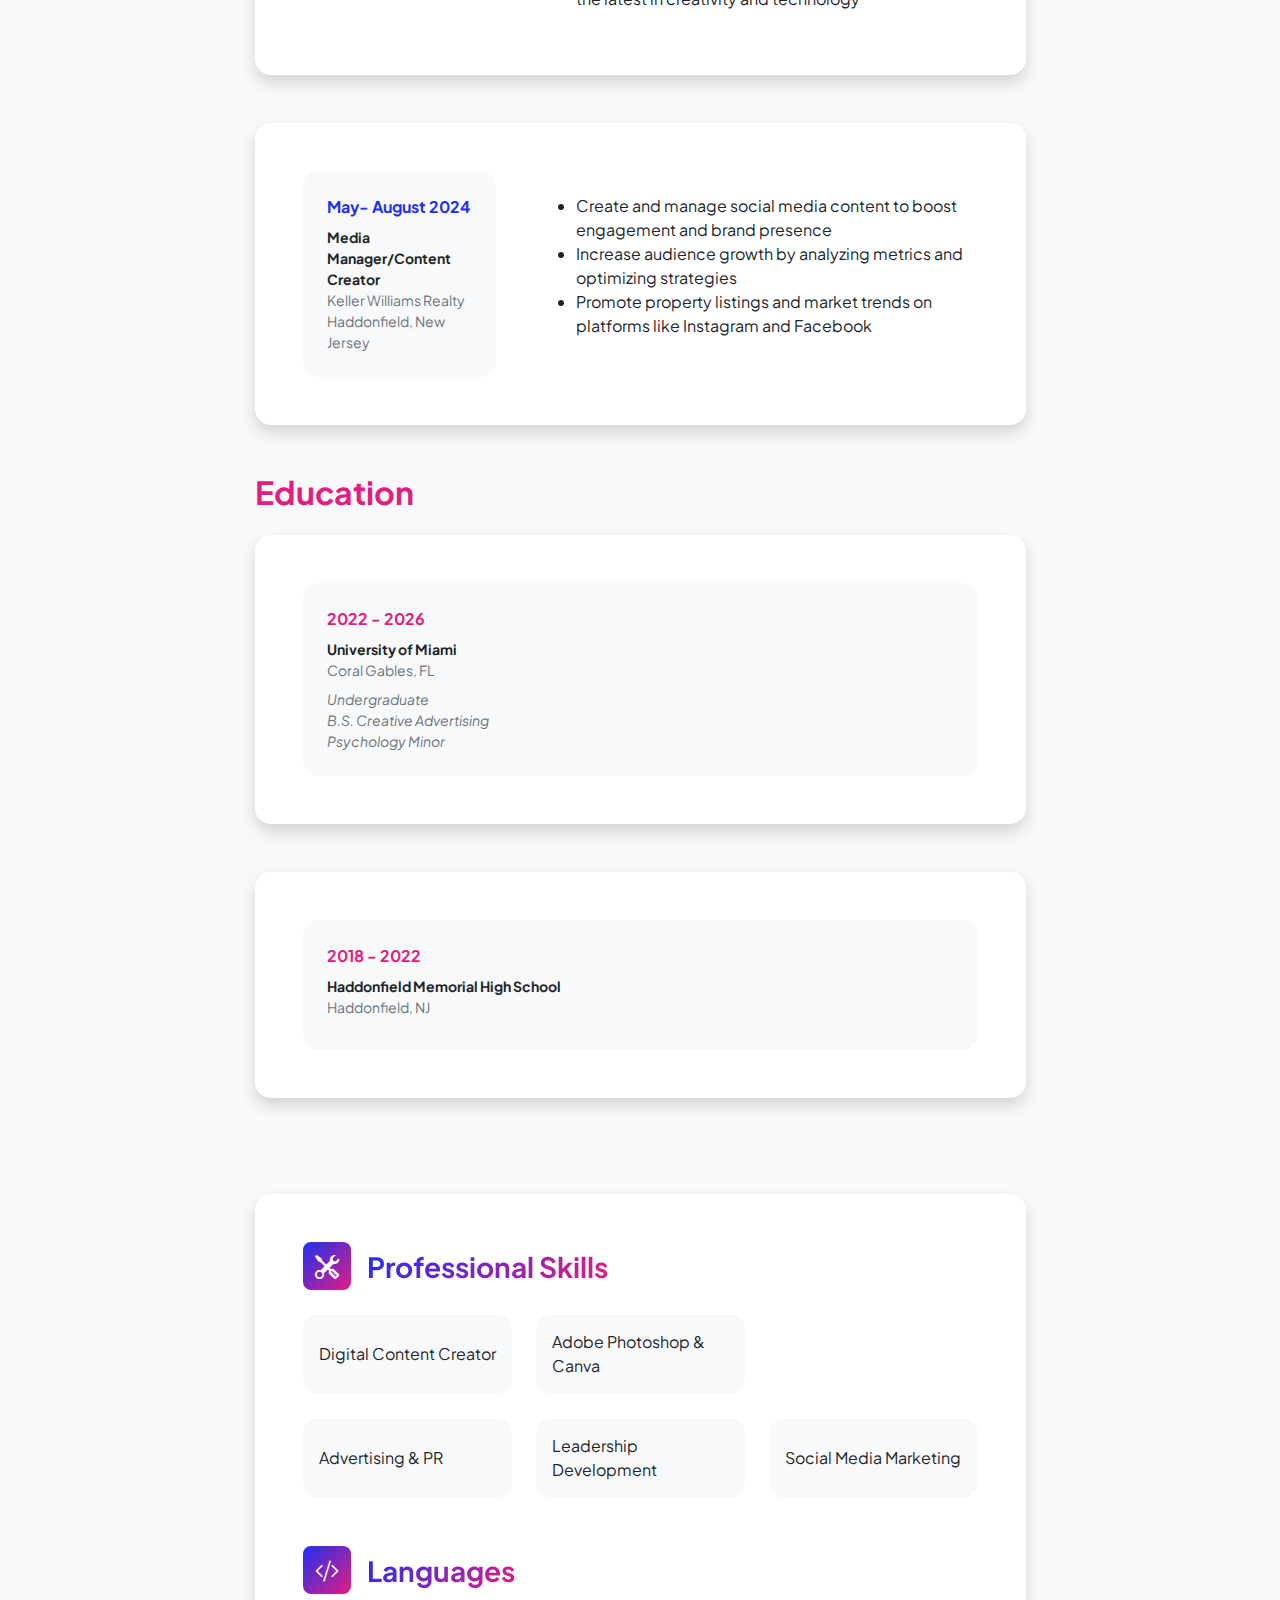
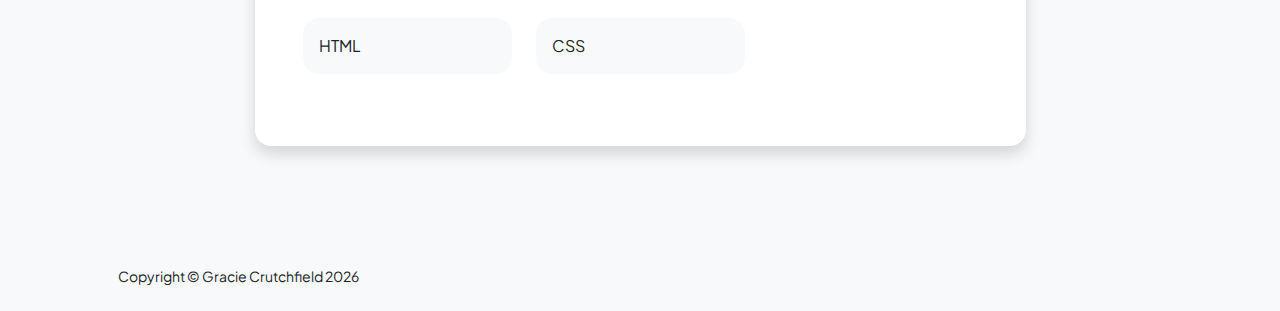
<file: resume.html>
<!DOCTYPE html>
<html lang="en">
    <head>
        <meta charset="utf-8" />
        <meta name="viewport" content="width=device-width, initial-scale=1, shrink-to-fit=no" />
        <meta name="description" content="" />
        <meta name="author" content="" />
        <title>Gracie Crutchfield</title>
        <!-- Favicon-->
        <link rel="icon" type="image/x-icon" href="assets/favicon.ico" />
        <!-- Custom Google font-->
        <link rel="preconnect" href="https://fonts.googleapis.com" />
        <link rel="preconnect" href="https://fonts.gstatic.com" crossorigin />
        <link href="https://fonts.googleapis.com/css2?family=Plus+Jakarta+Sans:wght@100;200;300;400;500;600;700;800;900&amp;display=swap" rel="stylesheet" />
        <!-- Bootstrap icons-->
        <link href="https://cdn.jsdelivr.net/npm/bootstrap-icons@1.8.1/font/bootstrap-icons.css" rel="stylesheet" />
        <!-- Core theme CSS (includes Bootstrap)-->
        <link href="css/styles.css" rel="stylesheet" />
    </head>
    <body class="d-flex flex-column h-100 bg-light">
        <main class="flex-shrink-0">
            <!-- Navigation-->
            <nav class="navbar navbar-expand-lg navbar-light bg-white py-3">
                <div class="container px-5">
                    <a class="navbar-brand" href="index"><span class="fw-bolder text-primary">GC</span></a>
                    <button class="navbar-toggler" type="button" data-bs-toggle="collapse" data-bs-target="#navbarSupportedContent" aria-controls="navbarSupportedContent" aria-expanded="false" aria-label="Toggle navigation"><span class="navbar-toggler-icon"></span></button>
                    <div class="collapse navbar-collapse" id="navbarSupportedContent">
                        <ul class="navbar-nav ms-auto mb-2 mb-lg-0 small fw-bolder">
                            <li class="nav-item"><a class="nav-link" href="index.html">Home</a></li>
                            <li class="nav-item"><a class="nav-link" href="resume.html">Resume</a></li>
                            <li class="nav-item"><a class="nav-link" href="photoGallery.html">Cannes Blog</a></li>
                            <li class="nav-item"><a class="nav-link" href="projects.html">Projects</a></li>
                            <li class="nav-item"><a class="nav-link" href="contact.html">Contact</a></li>
                        </ul>
                    </div>
                </div>
            </nav>
            <!-- Page Content-->
            <div class="container px-5 my-5">
                <div class="text-center mb-5">
                    <h1 class="display-5 fw-bolder mb-0"><span class="text-gradient d-inline">Resume</span></h1>
                </div>
                <div class="row gx-5 justify-content-center">
                    <div class="col-lg-11 col-xl-9 col-xxl-8">
                        <!-- Experience Section-->
                        <section>
                            <div class="d-flex align-items-center justify-content-between mb-4">
                                <h2 class="text-primary fw-bolder mb-0">Experience</h2>
                            </div>
                            <!-- card -->

                            <div class="card shadow border-0 rounded-4 mb-5">
                                <div class="card-body p-5">
                                    <div class="row align-items-center gx-5">
                                        <div class="col text-center text-lg-start mb-4 mb-lg-0">
                                            <div class="bg-light p-4 rounded-4">
                                                <div class="text-primary fw-bolder mb-2">January 2025-Present</div>
                                                <div class="small fw-bolder">Public Relations Specialist at Orange Umbrella</div>
                                                <div class="small text-muted">University of Miami Ad Agency</div>
                                                <div class="small text-muted">Coral Gables, FL</div>
                                            </div>
                                        </div>
                                        <div class="col-lg-8"><div><ul>
                                            <li>Develop and execute strategic communication plans, including crafting press releases, managing media outreach, and coordinating events to enhance client visibility and reputation</li>
                                                
                                        </ul>
                                          </div></div>
                                    </div>
                                </div>
                            </div>

                            <!-- cards -->

                        

                            <!-- Experience Card 2-->
                            <div class="card shadow border-0 rounded-4 mb-5">
                                <div class="card-body p-5">
                                    <div class="row align-items-center gx-5">
                                        <div class="col text-center text-lg-start mb-4 mb-lg-0">
                                            <div class="bg-light p-4 rounded-4">
                                                <div class="text-primary fw-bolder mb-2">August-November 2024</div>
                                                <div class="small fw-bolder">Media Public Relations Intern</div>
                                                <div class="small text-muted">Tara Ink</div>
                                                <div class="small text-muted">Miami, Florida</div>
                                            </div>
                                        </div>
                                        <div class="col-lg-8"><div><ul>
                                            <li>Assist with media placements, blogger relations and social media management</li>
                                            <li>Aid in organizing and executing special events and client meetings</li>
                                            <li>Update media lists, conduct research and participate in brainstorming sessions</li>
                                        </ul>
                                          </div></div>
                                    </div>
                                </div>
                            </div>
                            <!-- Experience Card 3-->
                            <div class="card shadow border-0 rounded-4 mb-5">
                                <div class="card-body p-5">
                                    <div class="row align-items-center gx-5">
                                        <div class="col text-center text-lg-start mb-4 mb-lg-0">
                                            <div class="bg-light p-4 rounded-4">
                                                <div class="text-primary fw-bolder mb-2">August-December 2024</div>
                                                <div class="small fw-bolder">Campus Marketer & Brand Ambassador</div>
                                                <div class="small text-muted">Good Molecules Skincare</div>
                                                <div class="small text-muted">Coral Gables, FL</div>
                                            </div>
                                        </div>
                                        <div class="col-lg-8"><div><ul>
                                            <li>Raise awareness for Good Molecules on campus through social media, events, and
                                                word-of-mouth</li>
                                            <li>Create and share content that resonates with peers, driving interest in the brand's skincare
                                                product</li>
                                            <li>Gain marketing, project management, and networking experience while representing the
                                                brand</li>
                                        </ul>
                                          </div></div>
                                    </div>
                                </div>
                            </div>
                            <!-- Experience Card 4-->
                            <div class="card shadow border-0 rounded-4 mb-5">
                                <div class="card-body p-5">
                                    <div class="row align-items-center gx-5">
                                        <div class="col text-center text-lg-start mb-4 mb-lg-0">
                                            <div class="bg-light p-4 rounded-4">
                                                <div class="text-primary fw-bolder mb-2">June 2024</div>
                                                <div class="small fw-bolder">Cannes Lions Festival</div>
                                                <div class="small text-muted">International Festival of Creativity</div>
                                                <div class="small text-muted">Cannes, France</div>
                                            </div>
                                        </div>
                                        <div class="col-lg-8"><div><ul>
                                            <li>Attend seminars, workshops, and view award-winning work to gain insights and inspiration from top industry leaders and innovative projects </li>
                                            <li>Network with global professionals, receive career advice, and develop skills through interactive sessions </li>
                                            <li>Enjoy access to exclusive content, hands-on workshops, and inspiring installations that showcase the latest in creativity and technology</li>
                                          </ul></div></div>
                                    </div>
                                </div>
                            </div>
                            <!-- Experience Card 1-->
                            <div class="card shadow border-0 rounded-4 mb-5">
                                <div class="card-body p-5">
                                    <div class="row align-items-center gx-5">
                                        <div class="col text-center text-lg-start mb-4 mb-lg-0">
                                            <div class="bg-light p-4 rounded-4">
                                                <div class="text-primary fw-bolder mb-2">May- August 2024</div>
                                                <div class="small fw-bolder">Media Manager/Content Creator</div>
                                                <div class="small text-muted">Keller Williams Realty</div>
                                                <div class="small text-muted">Haddonfield, New Jersey</div>
                                            </div>
                                        </div>
                                        <div class="col-lg-8"><div><ul>
                                            <li>Create and manage social media content to boost engagement and brand presence</li>
                                            <li>Increase audience growth by analyzing metrics and optimizing strategies</li>
                                            <li>Promote property listings and market trends on platforms like Instagram and Facebook</li>
                                          </ul></div></div>
                                    </div>
                                </div>
                            </div>
                            
                        </section>
                        <!-- Education Section-->
                        <section>
                            <h2 class="text-secondary fw-bolder mb-4">Education</h2>
                            <!-- Education Card 1-->
                            <div class="card shadow border-0 rounded-4 mb-5">
                                <div class="card-body p-5">
                                    <div class="row align-items-center gx-5">
                                        <div class="col text-center text-lg-start mb-4 mb-lg-0">
                                            <div class="bg-light p-4 rounded-4">
                                                <div class="text-secondary fw-bolder mb-2">2022 - 2026</div>
                                                <div class="mb-2">
                                                    <div class="small fw-bolder">University of Miami</div>
                                                    <div class="small text-muted">Coral Gables, FL</div>
                                                </div>
                                                <div class="fst-italic">
                                                    <div class="small text-muted">Undergraduate</div>
                                                    <div class="small text-muted">B.S. Creative Advertising</div>
                                                    <div class="small text-muted">Psychology Minor</div>
                                                </div>
                                            </div>
                                        </div>
                                    </div>
                                </div>
                            </div>
                            <!-- Education Card 2-->
                            <div class="card shadow border-0 rounded-4 mb-5">
                                <div class="card-body p-5">
                                    <div class="row align-items-center gx-5">
                                        <div class="col text-center text-lg-start mb-4 mb-lg-0">
                                            <div class="bg-light p-4 rounded-4">
                                                <div class="text-secondary fw-bolder mb-2">2018 - 2022</div>
                                                <div class="mb-2">
                                                    <div class="small fw-bolder">Haddonfield Memorial High School</div>
                                                    <div class="small text-muted">Haddonfield, NJ</div>
                                                </div>
                                                <div class="fst-italic">
                                                </div>
                                            </div>
                                        </div>
                                    </div>
                                </div>
                            </div>
                        </section>
                        <!-- Divider-->
                        <div class="pb-5"></div>
                        <!-- Skills Section-->
                        <section>
                            <!-- Skillset Card-->
                            <div class="card shadow border-0 rounded-4 mb-5">
                                <div class="card-body p-5">
                                    <!-- Professional skills list-->
                                    <div class="mb-5">
                                        <div class="d-flex align-items-center mb-4">
                                            <div class="feature bg-primary bg-gradient-primary-to-secondary text-white rounded-3 me-3"><i class="bi bi-tools"></i></div>
                                            <h3 class="fw-bolder mb-0"><span class="text-gradient d-inline">Professional Skills</span></h3>
                                        </div>
                                        <div class="row row-cols-1 row-cols-md-3 mb-4">
                                            <div class="col mb-4 mb-md-0"><div class="d-flex align-items-center bg-light rounded-4 p-3 h-100">Digital Content Creator</div></div>
                                            <div class="col"><div class="d-flex align-items-center bg-light rounded-4 p-3 h-100">Adobe Photoshop & Canva</div></div>
                                        </div>
                                        <div class="row row-cols-1 row-cols-md-3">
                                            <div class="col mb-4 mb-md-0"><div class="d-flex align-items-center bg-light rounded-4 p-3 h-100">Advertising & PR</div></div>
                                            <div class="col mb-4 mb-md-0"><div class="d-flex align-items-center bg-light rounded-4 p-3 h-100">Leadership Development</div></div>
                                            <div class="col"><div class="d-flex align-items-center bg-light rounded-4 p-3 h-100">Social Media Marketing</div></div>
                                        </div>
                                    </div>
                                    <!-- Languages list-->
                                    <div class="mb-0">
                                        <div class="d-flex align-items-center mb-4">
                                            <div class="feature bg-primary bg-gradient-primary-to-secondary text-white rounded-3 me-3"><i class="bi bi-code-slash"></i></div>
                                            <h3 class="fw-bolder mb-0"><span class="text-gradient d-inline">Languages</span></h3>
                                        </div>
                                        <div class="row row-cols-1 row-cols-md-3 mb-4">
                                            <div class="col mb-4 mb-md-0"><div class="d-flex align-items-center bg-light rounded-4 p-3 h-100">HTML</div></div>
                                            <div class="col mb-4 mb-md-0"><div class="d-flex align-items-center bg-light rounded-4 p-3 h-100">CSS</div></div>
                                        </div>
                                    </div>
                                </div>
                            </div>
                        </section>
                    </div>
                </div>
            </div>
        </main>
        <!-- Footer-->
        <footer class="bg-light py-4 mt-auto">
            <div class="container px-5 bg-light">
                <div class="row align-items-center justify-content-between flex-column flex-sm-row">
                    <div class="col-auto"><div class="small m-0" id="copyright"></div></div>
                    <script>
                        var currentYear = new Date().getFullYear();
                        document.getElementById("copyright").innerHTML = "Copyright &copy; Gracie Crutchfield " + currentYear;
                    </script>
                </div>
            </div>
        </footer>
        <!-- Bootstrap core JS-->
        <script src="https://cdn.jsdelivr.net/npm/bootstrap@5.2.3/dist/js/bootstrap.bundle.min.js"></script>
        <!-- Core theme JS-->
        <script src="js/scripts.js"></script>
    </body>
</html>
</file>
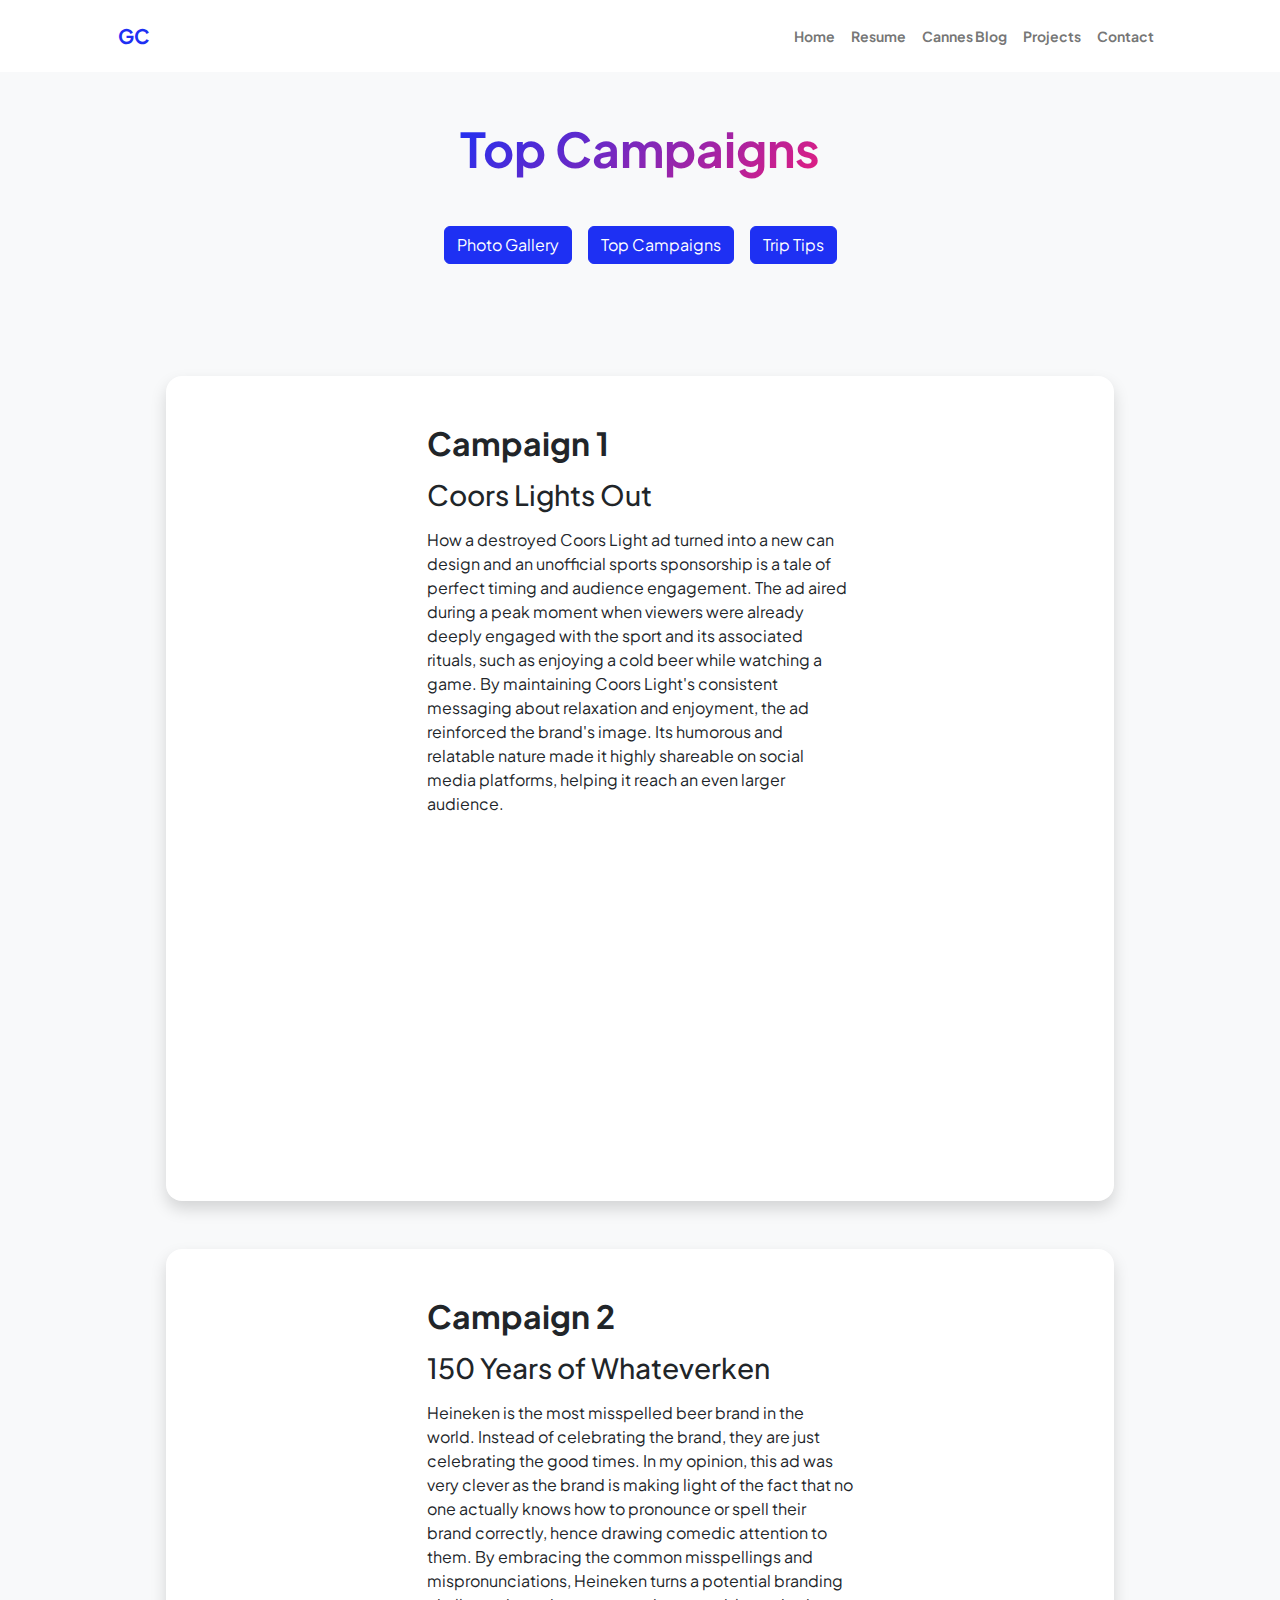
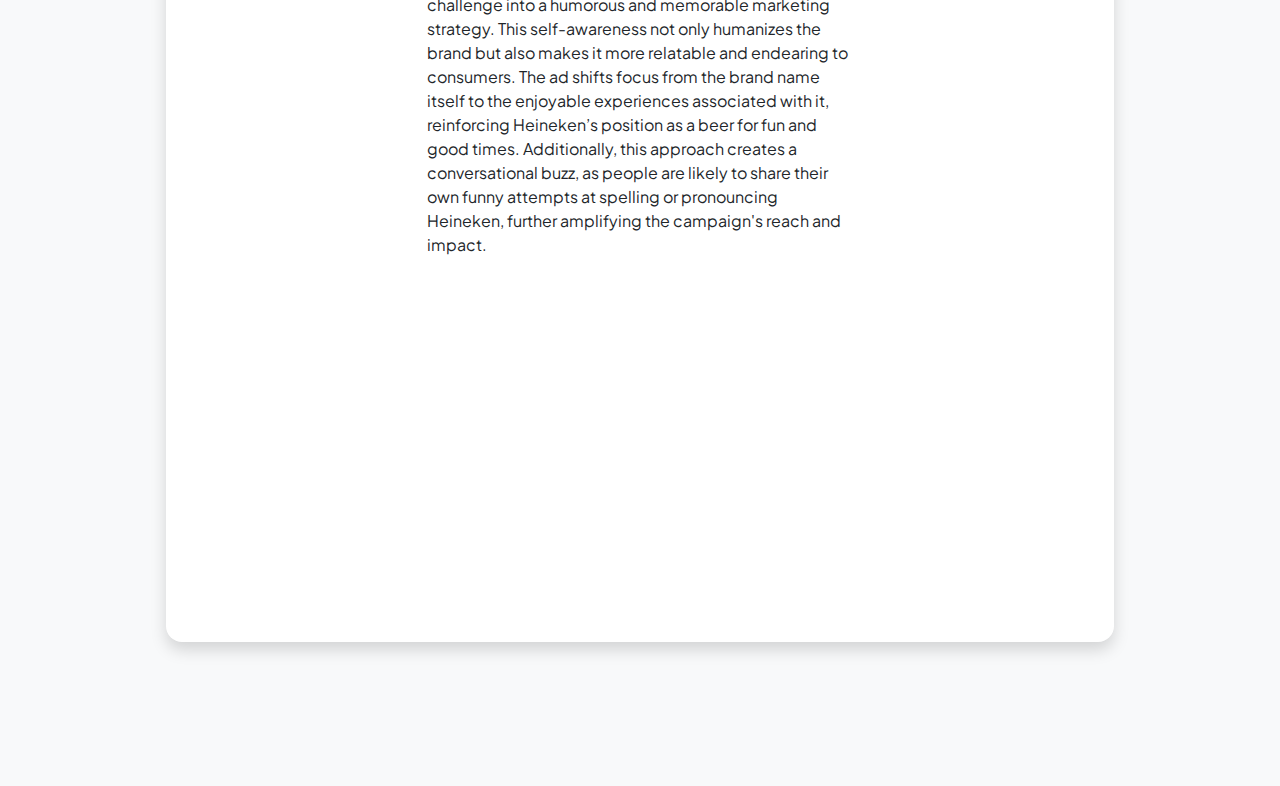
<file: topCampaigns.html>
<!DOCTYPE html>
<html lang="en">
    <head>
        <meta charset="utf-8" />
        <meta name="viewport" content="width=device-width, initial-scale=1, shrink-to-fit=no" />
        <meta name="description" content="" />
        <meta name="author" content="" />
        <title>Gracie Crutchfield</title>
        <!-- Favicon-->
        <link rel="icon" type="image/x-icon" href="assets/favicon.ico" />
        <!-- Custom Google font-->
        <link rel="preconnect" href="https://fonts.googleapis.com" />
        <link rel="preconnect" href="https://fonts.gstatic.com" crossorigin />
        <link href="https://fonts.googleapis.com/css2?family=Plus+Jakarta+Sans:wght@100;200;300;400;500;600;700;800;900&amp;display=swap" rel="stylesheet" />
        <!-- Bootstrap icons-->
        <link href="https://cdn.jsdelivr.net/npm/bootstrap-icons@1.8.1/font/bootstrap-icons.css" rel="stylesheet" />
        <!-- Core theme CSS (includes Bootstrap)-->
        <link href="css/styles.css" rel="stylesheet" />
    </head>
    <body class="d-flex flex-column h-100 bg-light">
        <main class="flex-shrink-0">
            <!-- Navigation-->
            <nav class="navbar navbar-expand-lg navbar-light bg-white py-3">
                <div class="container px-5">
                    <a class="navbar-brand" href="index"><span class="fw-bolder text-primary">GC</span></a>
                    <button class="navbar-toggler" type="button" data-bs-toggle="collapse" data-bs-target="#navbarSupportedContent" aria-controls="navbarSupportedContent" aria-expanded="false" aria-label="Toggle navigation"><span class="navbar-toggler-icon"></span></button>
                    <div class="collapse navbar-collapse" id="navbarSupportedContent">
                        <ul class="navbar-nav ms-auto mb-2 mb-lg-0 small fw-bolder">
                            <li class="nav-item"><a class="nav-link" href="index.html">Home</a></li>
                            <li class="nav-item"><a class="nav-link" href="resume.html">Resume</a></li>
                            <li class="nav-item"><a class="nav-link" href="blog.html">Cannes Blog</a></li>
                            <li class="nav-item"><a class="nav-link" href="projects.html">Projects</a></li>
                            <li class="nav-item"><a class="nav-link" href="contact.html">Contact</a></li>
                        </ul>
                    </div>
                </div>
            </nav>
            <section class="py-5">
                <div class="container px-5 mb-5">
                    <div class="text-center mb-5">
                        <h1 class="display-5 fw-bolder mb-0">
                            <span class="text-gradient d-inline">Top Campaigns</span>
                        </h1>
                    </div>
                    <div class="d-flex justify-content-center">
                        <ul class="list-unstyled d-flex flex-row gap-3">
                            <li>
                                <a href="photoGallery.html" class="btn btn-primary">Photo Gallery</a>
                            </li>
                            <li>
                                <a href="topCampaigns.html" class="btn btn-primary">Top Campaigns</a>
                            </li>
                            <li>
                                <a href="tripTips.html" class="btn btn-primary">Trip Tips</a>
                            </li>
                        </ul>
                    </div>
                </div>                
                <section class="py-5">               
                        <div class="row gx-5 justify-content-center">
                            <div class="col-lg-11 col-xl-9 col-xxl-8">
                                <div class="card overflow-hidden shadow rounded-4 border-0 mb-5">
                                    <div class="card-body p-5 d-flex flex-wrap justify-content-center align-items-center">
                                        <div class="col-md-6">
                                            <h2 class="fw-bolder">Campaign 1</h2>
                                            <p><h3>Coors Lights Out</h3></p>
                                            <p>How a destroyed Coors Light ad turned into a new can design and an unofficial sports sponsorship is a tale of perfect timing and audience engagement. The ad aired during a peak moment when viewers were already deeply engaged with the sport and its associated rituals, such as enjoying a cold beer while watching a game. By maintaining Coors Light's consistent messaging about relaxation and enjoyment, the ad reinforced the brand's image. Its humorous and relatable nature made it highly shareable on social media platforms, helping it reach an even larger audience.
                                                <!DOCTYPE html>
<html lang="en">
<head>
    <!DOCTYPE html>
    <html lang="en">
    <head>
        <meta charset="UTF-8">
        <meta name="viewport" content="width=device-width, initial-scale=1.0">
        <title>Embedded Video</title>
    </head>
    <body>
        <iframe width="560" height="315" src="https://www.youtube.com/embed/B5GQvqfqRSU?si=al712nSMU20dR9QW" title="YouTube video player" frameborder="0" allow="accelerometer; autoplay; clipboard-write; encrypted-media; gyroscope; picture-in-picture; web-share" referrerpolicy="strict-origin-when-cross-origin" allowfullscreen></iframe>
    </body>
    </html>
    
    </html>
    
</body>
</html>

                                            </p>
                                        </div>
                                    </div>
                                </div>
                                <div class="card overflow-hidden shadow rounded-4 border-0 mb-5">
                                    <div class="card-body p-5 d-flex flex-wrap justify-content-center align-items-center">
                                        <div class="col-md-6">
                                            <h2 class="fw-bolder">Campaign 2</h2>
                                            <p><h3>150 Years of Whateverken</h3></p>
                                            <p>Heineken is the most misspelled beer brand in the world. Instead of celebrating the brand, they are just celebrating the good times. In my opinion, this ad was very clever as the brand is making light of the fact that no one actually knows how to pronounce or spell their brand correctly, hence drawing comedic attention to them. By embracing the common misspellings and mispronunciations, Heineken turns a potential branding challenge into a humorous and memorable marketing strategy. This self-awareness not only humanizes the brand but also makes it more relatable and endearing to consumers. The ad shifts focus from the brand name itself to the enjoyable experiences associated with it, reinforcing Heineken’s position as a beer for fun and good times. Additionally, this approach creates a conversational buzz, as people are likely to share their own funny attempts at spelling or pronouncing Heineken, further amplifying the campaign's reach and impact.</p>
                                            <!DOCTYPE html>
                                            <html lang="en">
                                            <head>
                                                <meta charset="UTF-8">
                                                <meta name="viewport" content="width=device-width, initial-scale=1.0">
                                                <title>Embedded Video</title>
                                            </head>
                                            <body>
                                                <a href="https://www.example.com/video.mp4" target="_blank">
                    
                                                <iframe width="560" height="315" src="https://www.youtube.com/embed/V-vl2VxwzDY?si=rxaHtbCUpUAp8_Kp" title="YouTube video player" frameborder="0" allow="accelerometer; autoplay; clipboard-write; encrypted-media; gyroscope; picture-in-picture; web-share" referrerpolicy="strict-origin-when-cross-origin" allowfullscreen></iframe>
                                            </body>
                                            </html>
                                            
                                                </html>
                                                
                                            </head>
                                            <body>
                                             
                                            </body>
                                            </html>
                                            
        
                                </div>
                            </div>
                        </div>
                    </div>
                    
                </section>          
        </main>
        <!-- Footer-->
        <!-- <footer class="bg-gradient-primary-to-secondary py-4 mt-auto">
            <div class="container px-5 bg-gradient-primary-to-secondary">
                <div class="row align-items-center justify-content-between flex-column flex-sm-row">
                    <div class="col-auto"><div class="small m-0" id="copyright"></div></div>
                    <script>
                        var currentYear = new Date().getFullYear();
                        document.getElementById("copyright").innerHTML = "Copyright &copy; Gracie Crutchfield " + currentYear;
                    </script>
                </div>
            </div>
        </footer> -->
        <!-- Bootstrap core JS-->
        <script src="https://cdn.jsdelivr.net/npm/bootstrap@5.2.3/dist/js/bootstrap.bundle.min.js"></script>
        <!-- Core theme JS-->
        <script src="js/scripts.js"></script>
    </body>
</html>
</file>
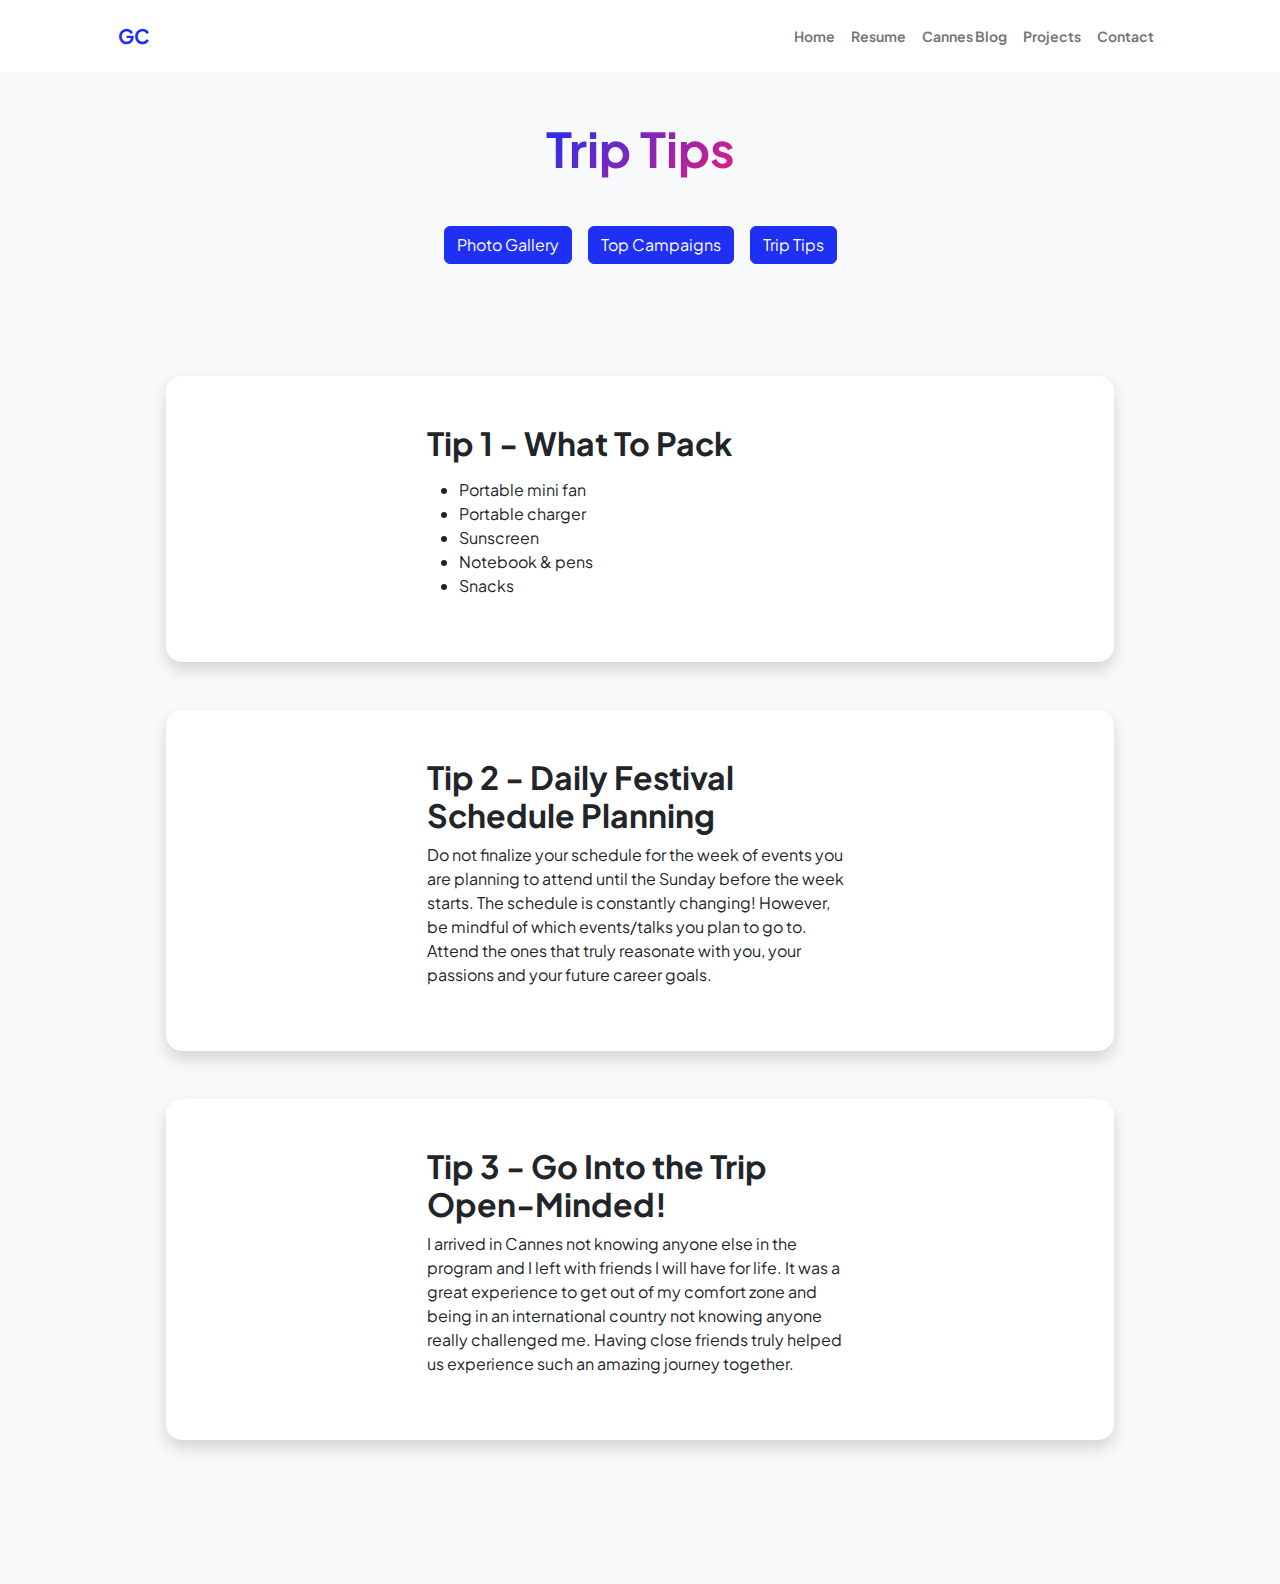
<file: tripTips.html>
<!DOCTYPE html>
<html lang="en">
    <head>
        <meta charset="utf-8" />
        <meta name="viewport" content="width=device-width, initial-scale=1, shrink-to-fit=no" />
        <meta name="description" content="" />
        <meta name="author" content="" />
        <title>Gracie Crutchfield</title>
        <!-- Favicon-->
        <link rel="icon" type="image/x-icon" href="assets/favicon.ico" />
        <!-- Custom Google font-->
        <link rel="preconnect" href="https://fonts.googleapis.com" />
        <link rel="preconnect" href="https://fonts.gstatic.com" crossorigin />
        <link href="https://fonts.googleapis.com/css2?family=Plus+Jakarta+Sans:wght@100;200;300;400;500;600;700;800;900&amp;display=swap" rel="stylesheet" />
        <!-- Bootstrap icons-->
        <link href="https://cdn.jsdelivr.net/npm/bootstrap-icons@1.8.1/font/bootstrap-icons.css" rel="stylesheet" />
        <!-- Core theme CSS (includes Bootstrap)-->
        <link href="css/styles.css" rel="stylesheet" />
    </head>
    <body class="d-flex flex-column h-100 bg-light">
        <main class="flex-shrink-0">
            <!-- Navigation-->
            <nav class="navbar navbar-expand-lg navbar-light bg-white py-3">
                <div class="container px-5">
                    <a class="navbar-brand" href="index"><span class="fw-bolder text-primary">GC</span></a>
                    <button class="navbar-toggler" type="button" data-bs-toggle="collapse" data-bs-target="#navbarSupportedContent" aria-controls="navbarSupportedContent" aria-expanded="false" aria-label="Toggle navigation"><span class="navbar-toggler-icon"></span></button>
                    <div class="collapse navbar-collapse" id="navbarSupportedContent">
                        <ul class="navbar-nav ms-auto mb-2 mb-lg-0 small fw-bolder">
                            <li class="nav-item"><a class="nav-link" href="index.html">Home</a></li>
                            <li class="nav-item"><a class="nav-link" href="resume.html">Resume</a></li>
                            <li class="nav-item"><a class="nav-link" href="blog.html">Cannes Blog</a></li>
                            <li class="nav-item"><a class="nav-link" href="projects.html">Projects</a></li>
                            <li class="nav-item"><a class="nav-link" href="contact.html">Contact</a></li>
                        </ul>
                    </div>
                </div>
            </nav>
            <section class="py-5">
                <div class="container px-5 mb-5">
                    <div class="text-center mb-5">
                        <h1 class="display-5 fw-bolder mb-0">
                            <span class="text-gradient d-inline">Trip Tips</span>
                        </h1>
                    </div>
                    <div class="d-flex justify-content-center">
                        <ul class="list-unstyled d-flex flex-row gap-3">
                            <li>
                                <a href="photoGallery.html" class="btn btn-primary">Photo Gallery</a>
                            </li>
                            <li>
                                <a href="topCampaigns.html" class="btn btn-primary">Top Campaigns</a>
                            </li>
                            <li>
                                <a href="tripTips.html" class="btn btn-primary">Trip Tips</a>
                            </li>
                        </ul>
                    </div>
                </div>                
                <section class="py-5">               
                        <div class="row gx-5 justify-content-center">
                            <div class="col-lg-11 col-xl-9 col-xxl-8">
                                <div class="card overflow-hidden shadow rounded-4 border-0 mb-5">
                                    <div class="card-body p-5 d-flex flex-wrap justify-content-center align-items-center">
                                        <div class="col-md-6">
                                            <h2 class="fw-bolder">Tip 1 - What To Pack </h2>
                                            <p><ul>
                                                <li>Portable mini fan</li>
                                                <li>Portable charger</li>
                                                <li>Sunscreen</li>
                                                <li>Notebook & pens</li>
                                                <li>Snacks</li>
                                              </ul>
                                              
                                            </p>
                
                                        </div>
                                    </div>
                                </div>
                                <div class="card overflow-hidden shadow rounded-4 border-0 mb-5">
                                    <div class="card-body p-5 d-flex flex-wrap justify-content-center align-items-center">
                                        <div class="col-md-6">
                                            <h2 class="fw-bolder">Tip 2 - Daily Festival Schedule Planning</h2>
                                            <p>Do not finalize your schedule for the week of events you are planning to attend until the Sunday before the week starts. The schedule is constantly changing! However, be mindful of which events/talks you plan to go to. Attend the ones that truly reasonate with you, your passions and your future career goals.
                                        </div>
                                    </div>
                                </div>
                                <div class="card overflow-hidden shadow rounded-4 border-0 mb-5">
                                    <div class="card-body p-5 d-flex flex-wrap justify-content-center align-items-center">
                                        <div class="col-md-6">
                                            <h2 class="fw-bolder">Tip 3 - Go Into the Trip Open-Minded! </h2>
                                            <p>I arrived in Cannes not knowing anyone else in the program and I left with friends I will have for life. It was a great experience to get out of my comfort zone and being in an international country not knowing anyone really challenged me. Having close friends truly helped us experience such an amazing journey together.
                                    
                                            </p>
                                           
                                        </div>
                                    </div>
                                </div>
                            </div>
                        </div>
                    </div>
                    
                </section>          
        </main>
        <!-- Footer-->
        <!-- <footer class="bg-gradient-primary-to-secondary py-4 mt-auto">
            <div class="container px-5 bg-gradient-primary-to-secondary">
                <div class="row align-items-center justify-content-between flex-column flex-sm-row">
                    <div class="col-auto"><div class="small m-0" id="copyright"></div></div>
                    <script>
                        var currentYear = new Date().getFullYear();
                        document.getElementById("copyright").innerHTML = "Copyright &copy; Gracie Crutchfield " + currentYear;
                    </script>
                </div>
            </div>
        </footer> -->
        <!-- Bootstrap core JS-->
        <script src="https://cdn.jsdelivr.net/npm/bootstrap@5.2.3/dist/js/bootstrap.bundle.min.js"></script>
        <!-- Core theme JS-->
        <script src="js/scripts.js"></script>
    </body>
</html>
</file>
